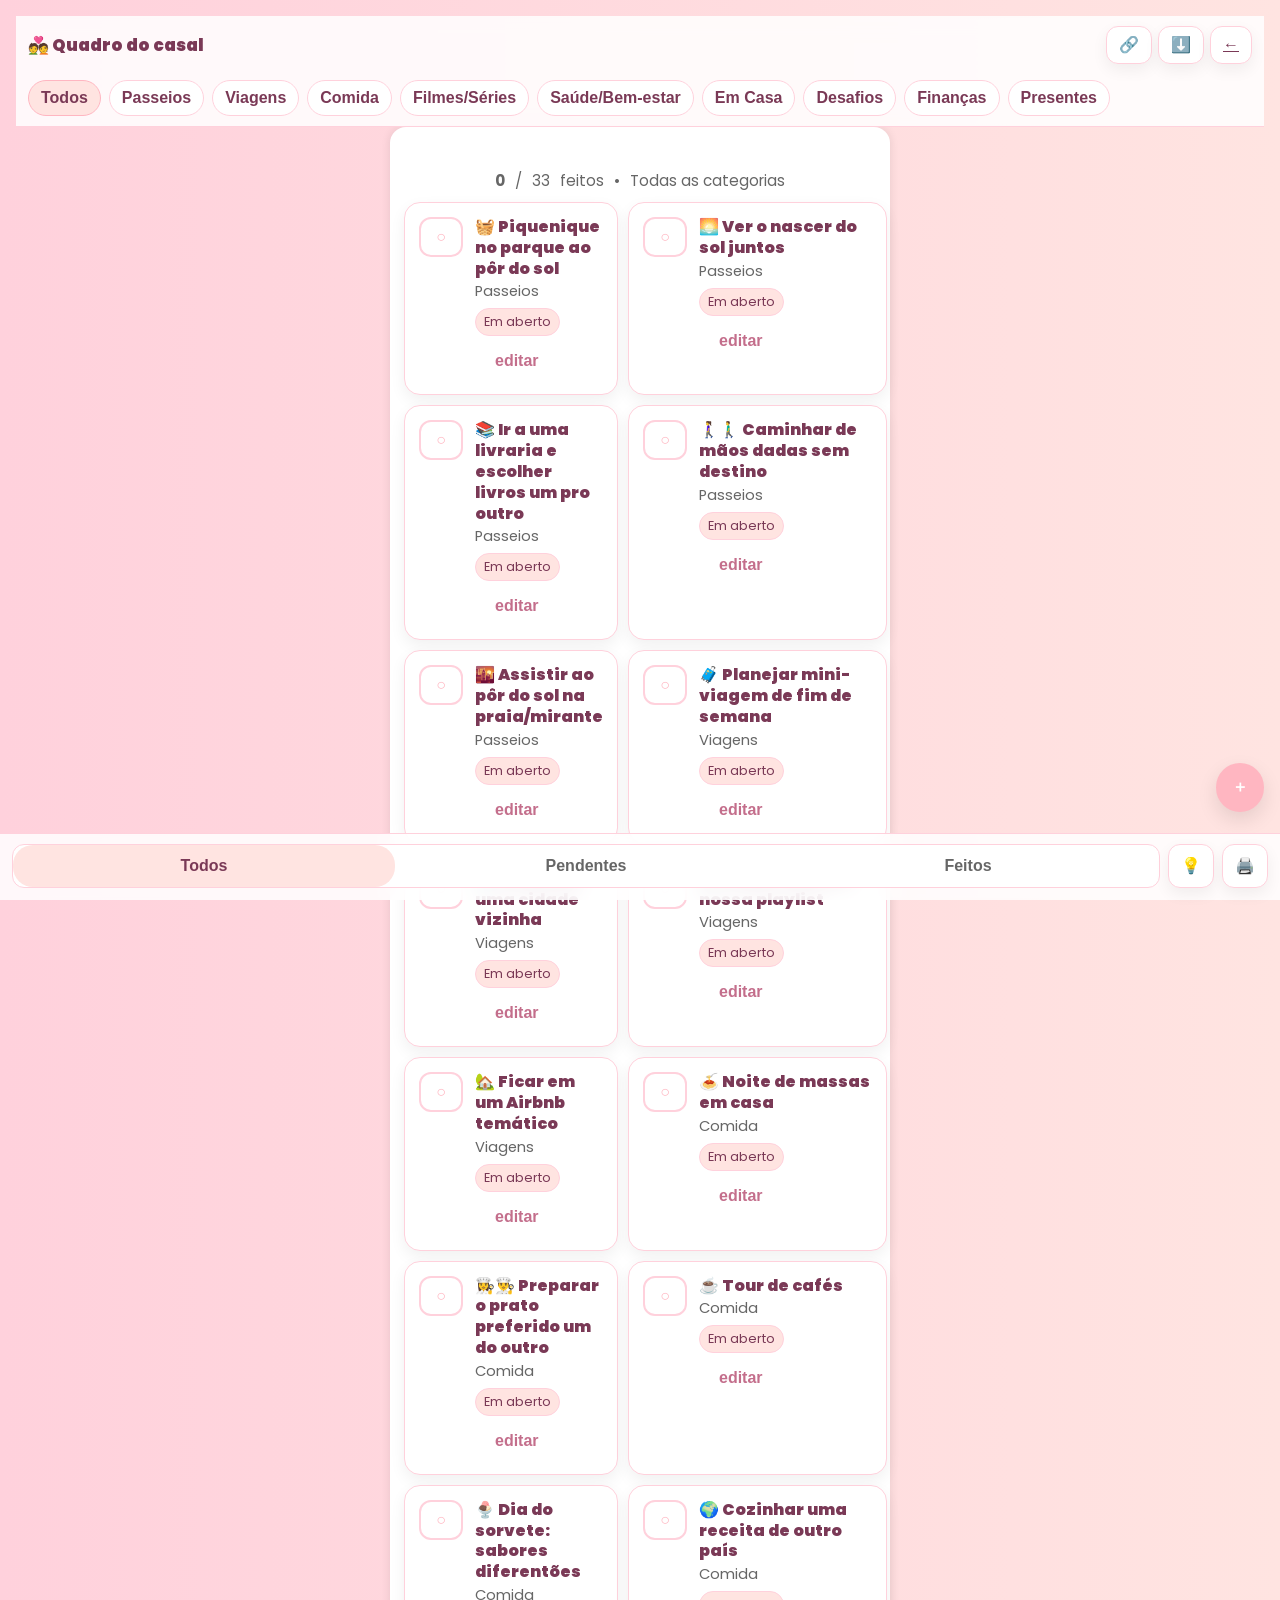
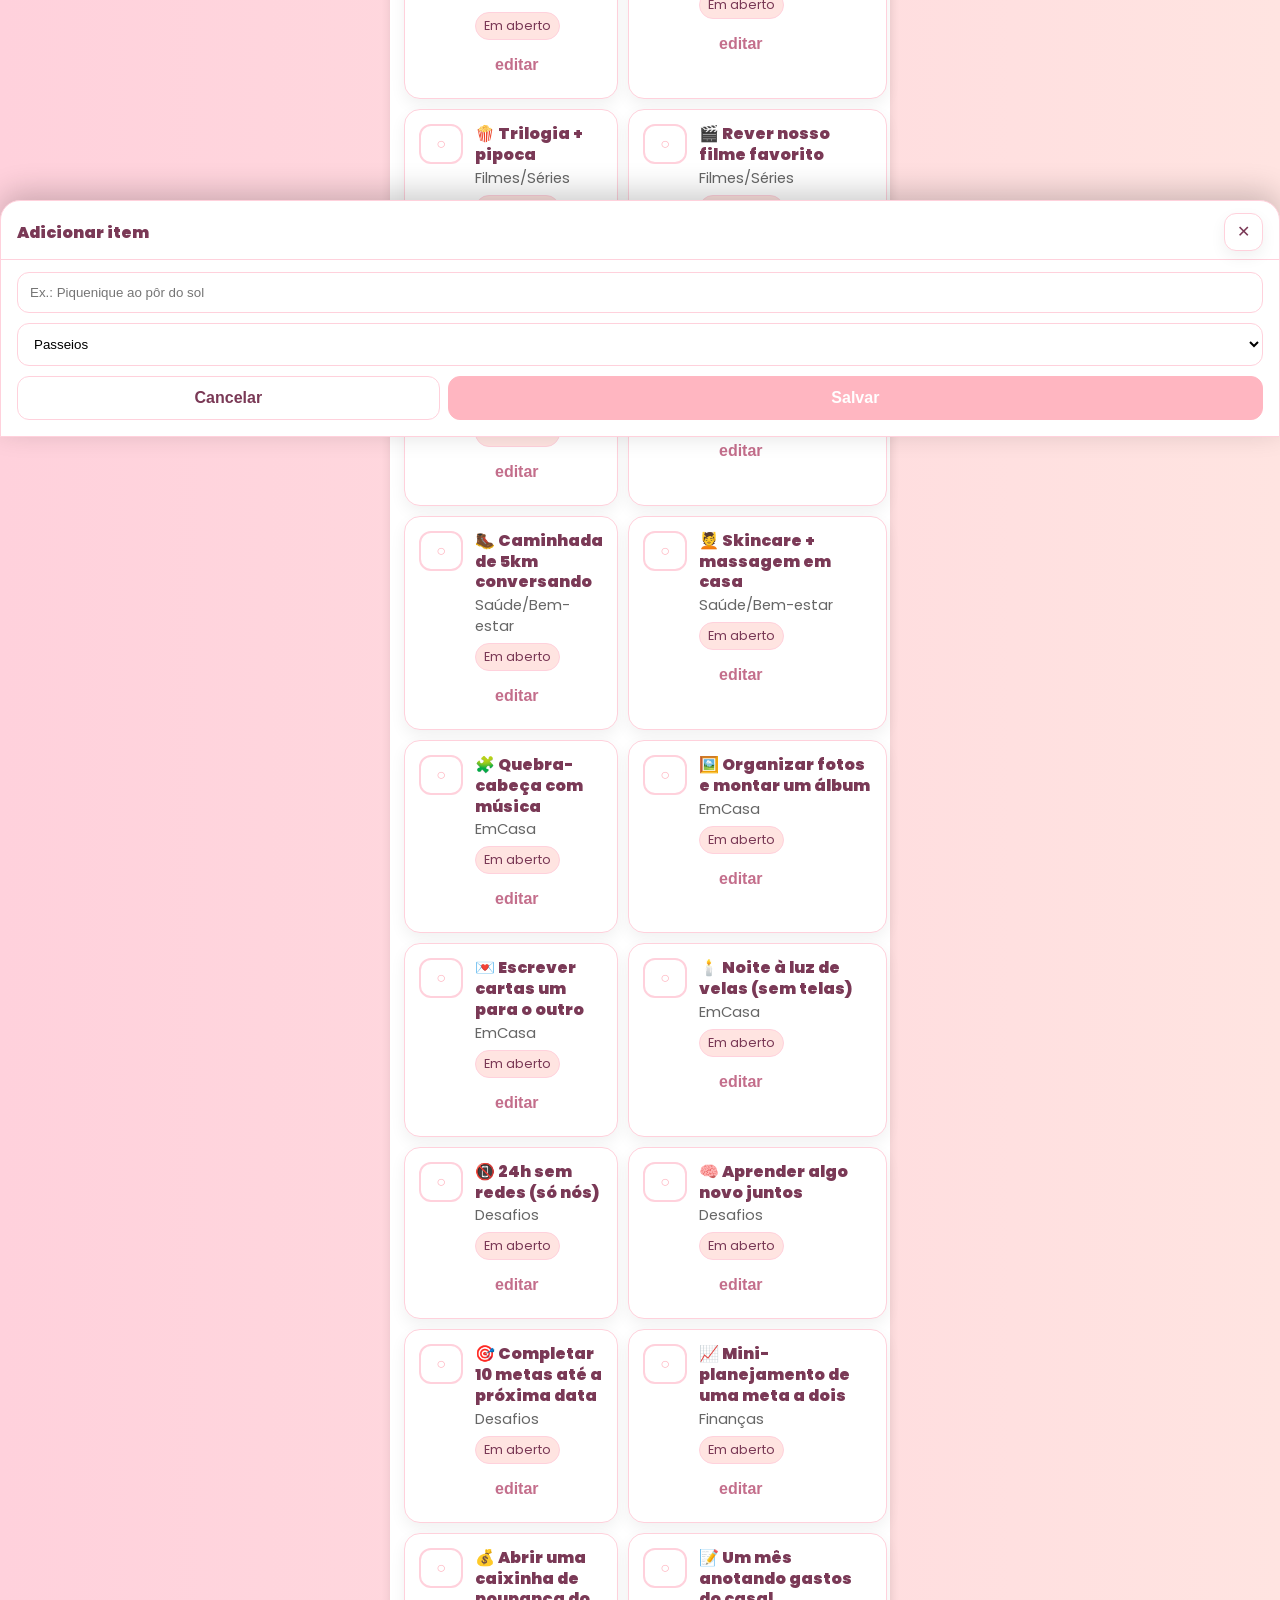
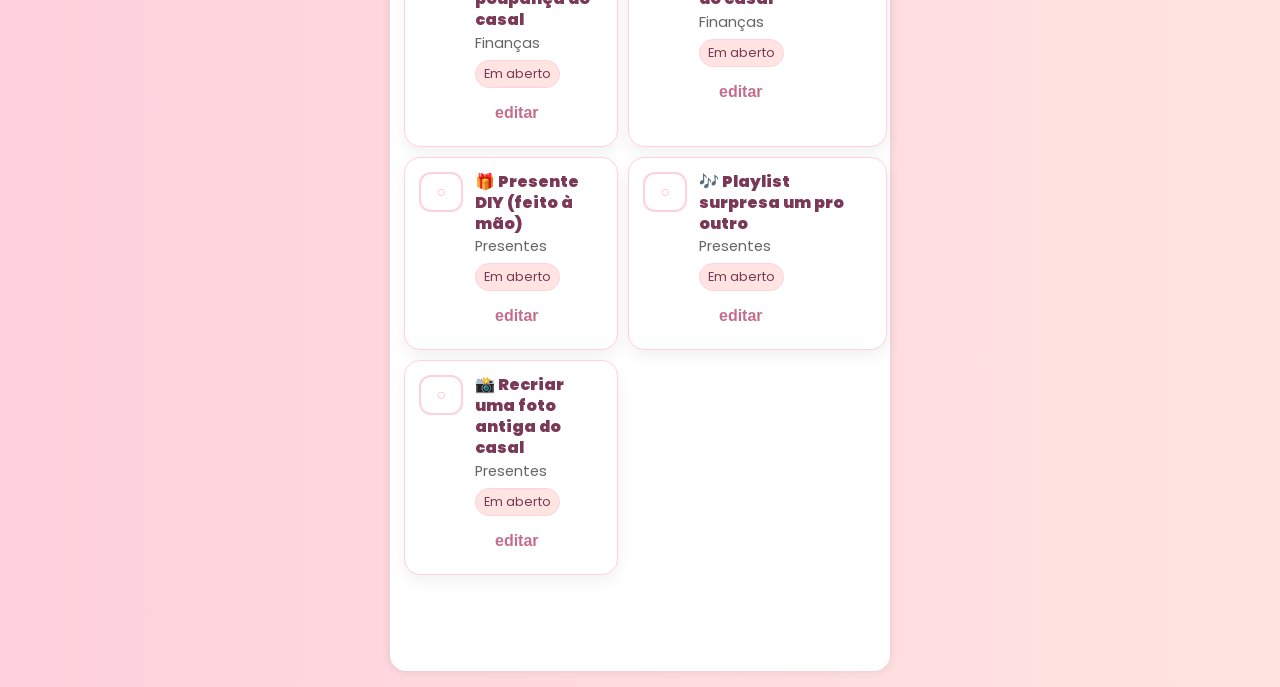
<file: couple-board.html>
<!DOCTYPE html>
<html lang="pt-BR">
<head>
<meta charset="utf-8" />
<meta name="viewport" content="width=device-width,initial-scale=1,maximum-scale=1,viewport-fit=cover" />
<title>Quadro do Casal 💑</title>
<link rel="stylesheet" href="style.css" />
<style>
  /* ===== Integração visual com seu style.css =====
     - Fonte, fundo e botões já vêm do seu style.css
     - Aqui só ajustamos layout e usamos **sua** paleta:
       botão: #ffb6c1 (hover: #ffa6c9) | borda: #ffd1dc | cards: #fff
  */

  /* AppBar + Abas (colada no topo, com borda na cor do site) */
  .appbar{
    position: sticky; top:0; z-index: 30;
    background: rgba(255,255,255,.85);
    backdrop-filter: blur(10px);
    border-bottom: 1px solid #ffd1dc;
  }
  .appbar-inner{
    display:flex; align-items:center; justify-content:space-between; gap:8px;
    padding: 10px 12px;
  }
  .app-title{ font-weight:900; font-size:1.05rem; display:flex; align-items:center; gap:8px; color:#7a3956; }
  .app-actions{ display:flex; gap:6px; }
  .icon-btn{
    border:1px solid #ffd1dc; background:#fff; color:#7a3956;
    border-radius:12px; padding:10px 12px; line-height:1;
    box-shadow: 0 6px 16px rgba(0,0,0,.06);
  }

  .tabs{
    display:flex; gap:8px; overflow:auto; padding: 6px 12px 10px;
    scroll-snap-type: x mandatory;
  }
  .chip{
    flex:0 0 auto; scroll-snap-align:start;
    border:1px solid #ffd1dc; background:#fff; color:#7a3956;
    padding:8px 12px; border-radius:999px; font-weight:700;
  }
  .chip.active{ background:#ffe4e1; border-color:#ffb6c1; color:#7a3956; }

  /* Container: aproveita seu .container (box branco com sombra) */
  .wrap.container{ padding: 14px 14px 96px; }
  .progress{ background:#ffe4e1; height:12px; border-radius:999px; overflow:hidden; margin:6px 0 10px; }
  .progress i{ display:block; height:100%; width:0%; background:#ffb6c1; transition: width .25s ease; }
  .stats{ display:flex; gap:10px; align-items:center; color:#666; font-size:.95rem; justify-content:center; }

  /* Grid e cartões (cards brancos, borda rosinha) */
  .grid{
    display:grid; grid-template-columns:1fr; gap:10px; margin-top:10px;
  }
  @media (min-width:540px){ .grid{ grid-template-columns: repeat(2,1fr); } }

  .card{
    display:flex; gap:12px; align-items:flex-start;
    background:#fff; border:1px solid #ffd1dc; border-radius:16px;
    padding:14px; box-shadow: 0 6px 16px rgba(0,0,0,.06);
  }
  .tick{
    width:40px; height:40px; border-radius:12px; flex:0 0 auto;
    display:flex; align-items:center; justify-content:center; font-weight:900;
    border:2px solid #ffd1dc; background:#fff; color:#ffb6c1;
  }
  .tick.done{ background:#e7f9ef; border-color:#c9efdb; color:#167a3a; }
  .content{ flex:1; min-width:0; text-align:left; }
  .title{ font-weight:900; line-height:1.3; color:#7a3956; }
  .meta{ color:#666; font-size:.92rem; margin-top:2px; }
  .chips{ margin-top:6px; display:flex; gap:6px; flex-wrap:wrap; align-items:center; }
  .k{
    font-size:.8rem; padding:4px 8px; border-radius:999px;
    background:#ffe4e1; color:#7a3956; border:1px solid #ffd1dc;
  }
  .k.ok{ background:#e7f9ef; color:#167a3a; border-color:#c9efdb; }
  .danger{ color:#b54a6f; font-weight:800; border:none; background:transparent; }

  /* FAB e barra inferior: usam sua cor de botão */
  .fab{
    position: fixed; right: 16px; bottom: 88px;
    background:#ffb6c1; color:#fff; border:none; border-radius:999px;
    padding: 14px 16px; font-weight:900; box-shadow: 0 8px 20px rgba(0,0,0,.1);
  }
  .fab:active{ transform: translateY(1px); }

  .bottombar{
    position: fixed; left:0; right:0; bottom:0; z-index:20;
    display:flex; gap:8px; padding: 10px 12px calc(12px + env(safe-area-inset-bottom));
    background: rgba(255,255,255,.85); border-top:1px solid #ffd1dc; backdrop-filter: blur(10px);
  }
  .seg{ flex:1; display:flex; background:#fff; border:1px solid #ffd1dc; border-radius:12px; overflow:hidden;}
  .seg button{
    flex:1; padding:12px; border:none; background:transparent; font-weight:800; color:#666;
  }
  .seg button.active{ background:#ffe4e1; color:#7a3956; }

  /* Bottom sheet (add/edit) com sua paleta */
  .sheet{
    position: fixed; left:0; right:0; bottom:-100%;
    background:#fff; border-top-left-radius:20px; border-top-right-radius:20px;
    box-shadow: 0 -8px 30px rgba(0,0,0,.2);
    transform: translateY(100%); transition: transform .22s ease; z-index:50;
    padding-bottom: env(safe-area-inset-bottom);
    border:1px solid #ffd1dc;
  }
  .sheet.open{ transform: translateY(0); bottom: 0; }
  .sheet-head{ padding: 12px 16px 8px; border-bottom:1px solid #ffd1dc; display:flex; align-items:center; justify-content:space-between; }
  .sheet-title{ font-weight:900; color:#7a3956; }
  .sheet-body{ padding: 12px 16px 16px; display:grid; gap:10px; }
  .field, .select{
    width:100%; padding:12px; border-radius:12px; border:1px solid #ffd1dc; background:#fff; outline:none;
  }
  .sheet-actions{ display:flex; gap:8px; }
  .btn-ghost{
    border:1px solid #ffd1dc; background:#fff; color:#7a3956; padding:12px 14px; border-radius:12px; font-weight:800;
  }
  .btn-primary{
    background:#ffb6c1; color:#fff; border:1px solid #ffb6c1; padding:12px 14px; border-radius:12px; font-weight:800;
  }
  .btn-primary:hover{ background:#ffa6c9; border-color:#ffa6c9; }

  /* Toast discreto */
  .toast{
    position: fixed; left:50%; transform: translateX(-50%) translateY(20px);
    bottom: calc(80px + env(safe-area-inset-bottom)); background:#333; color:#fff;
    padding:10px 14px; border-radius:999px; opacity:0; pointer-events:none;
    transition: opacity .18s ease, transform .18s ease; z-index:60; font-weight:700;
  }
  .toast.show{ opacity:.96; transform: translateX(-50%) translateY(0); }

  /* Estado vazio */
  .empty{ text-align:center; padding: 20px 10px; color:#666; }
</style>
</head>
<body>
  <!-- seus efeitos globais continuam funcionando -->
  <div class="hearts"></div><div class="balloons"></div><div class="confetti"></div><div class="fireworks"></div>

  <header class="appbar">
    <div class="appbar-inner">
      <div class="app-title">💑 Quadro do casal</div>
      <div class="app-actions">
        <button id="shareBtn" class="icon-btn" title="Salvar progresso em link">🔗</button>
        <button id="loadBtn" class="icon-btn" title="Carregar do link atual">⬇️</button>
        <a href="index.html" class="icon-btn" title="Voltar">←</a>
      </div>
    </div>
    <nav id="tabs" class="tabs" aria-label="Categorias"></nav>
  </header>

  <!-- Usa seu .container pra manter o “cartão branco” central -->
  <main class="wrap container">
    <div class="progress" aria-label="Progresso">
      <i id="bar"></i>
    </div>
    <div class="stats">
      <strong id="doneCount">0</strong>/<span id="totalCount">0</span> feitos
      <span>•</span>
      <span id="catInfo">Todas as categorias</span>
    </div>

    <section id="grid" class="grid" aria-live="polite"></section>
    <div id="empty" class="empty" hidden>
      <p>Sem itens aqui. Toque em <strong>“+”</strong> para adicionar ✨</p>
    </div>
  </main>

  <!-- FAB e barra inferior no seu padrão -->
  <button id="fab" class="fab" aria-label="Adicionar">＋</button>

  <div class="bottombar" role="toolbar" aria-label="Filtros">
    <div class="seg" role="tablist" aria-label="Status">
      <button id="segAll"  class="active" role="tab" aria-selected="true">Todos</button>
      <button id="segPend" role="tab" aria-selected="false">Pendentes</button>
      <button id="segDone" role="tab" aria-selected="false">Feitos</button>
    </div>
    <button id="todayBtn" class="icon-btn" style="flex:0 0 auto;" title="Sugestão pra hoje">💡</button>
    <button id="printBtn" class="icon-btn" style="flex:0 0 auto;" title="Imprimir">🖨️</button>
  </div>

  <!-- Bottom Sheet (Add/Edit) -->
  <aside id="sheet" class="sheet" aria-hidden="true" aria-labelledby="sheetTitle" role="dialog">
    <div class="sheet-head">
      <div id="sheetTitle" class="sheet-title">Adicionar item</div>
      <button id="sheetClose" class="icon-btn">✕</button>
    </div>
    <div class="sheet-body">
      <input id="fTitle" type="text" class="field" placeholder="Ex.: Piquenique ao pôr do sol" />
      <select id="fCat" class="select">
        <option>Passeios</option><option>Viagens</option><option>Comida</option>
        <option>Filmes/Séries</option><option>Saúde/Bem-estar</option><option>EmCasa</option>
        <option>Desafios</option><option>Finanças</option><option>Presentes</option>
      </select>
      <div class="sheet-actions">
        <button id="sheetCancel" class="btn-ghost" style="flex:1">Cancelar</button>
        <button id="sheetSave" class="btn-primary" style="flex:2">Salvar</button>
      </div>
    </div>
  </aside>

  <!-- Toast -->
  <div id="toast" class="toast" role="status" aria-live="polite">Salvo!</div>

  <script>
    /* ===== Dados (iguais à versão anterior) ===== */
    const CATS = ["Passeios","Viagens","Comida","Filmes/Séries","Saúde/Bem-estar","Em Casa","Desafios","Finanças","Presentes"];
    const PRESETS = [
      {t:"Piquenique no parque ao pôr do sol", c:"Passeios", e:"🧺"},
      {t:"Ver o nascer do sol juntos", c:"Passeios", e:"🌅"},
      {t:"Ir a uma livraria e escolher livros um pro outro", c:"Passeios", e:"📚"},
      {t:"Caminhar de mãos dadas sem destino", c:"Passeios", e:"🚶‍♀️🚶‍♂️"},
      {t:"Assistir ao pôr do sol na praia/mirante", c:"Passeios", e:"🌇"},
      {t:"Planejar mini-viagem de fim de semana", c:"Viagens", e:"🧳"},
      {t:"Conhecer uma cidade vizinha", c:"Viagens", e:"🗺️"},
      {t:"Viajar ouvindo nossa playlist", c:"Viagens", e:"🎧"},
      {t:"Ficar em um Airbnb temático", c:"Viagens", e:"🏡"},
      {t:"Noite de massas em casa", c:"Comida", e:"🍝"},
      {t:"Preparar o prato preferido um do outro", c:"Comida", e:"👩‍🍳👨‍🍳"},
      {t:"Tour de cafés", c:"Comida", e:"☕"},
      {t:"Dia do sorvete: sabores diferentões", c:"Comida", e:"🍨"},
      {t:"Cozinhar uma receita de outro país", c:"Comida", e:"🌍"},
      {t:"Trilogia + pipoca", c:"Filmes/Séries", e:"🍿"},
      {t:"Rever nosso filme favorito", c:"Filmes/Séries", e:"🎬"},
      {t:"Assistir algo fora da zona de conforto", c:"Filmes/Séries", e:"🎥"},
      {t:"Aula de alongamento/yoga juntos", c:"Saúde/Bem-estar", e:"🧘"},
      {t:"Caminhada de 5km conversando", c:"Saúde/Bem-estar", e:"🥾"},
      {t:"Skincare + massagem em casa", c:"Saúde/Bem-estar", e:"💆"},
      {t:"Quebra-cabeça com música", c:"EmCasa", e:"🧩"},
      {t:"Organizar fotos e montar um álbum", c:"EmCasa", e:"🖼️"},
      {t:"Escrever cartas um para o outro", c:"EmCasa", e:"💌"},
      {t:"Noite à luz de velas (sem telas)", c:"EmCasa", e:"🕯️"},
      {t:"24h sem redes (só nós)", c:"Desafios", e:"📵"},
      {t:"Aprender algo novo juntos", c:"Desafios", e:"🧠"},
      {t:"Completar 10 metas até a próxima data", c:"Desafios", e:"🎯"},
      {t:"Mini-planejamento de uma meta a dois", c:"Finanças", e:"📈"},
      {t:"Abrir uma caixinha de poupança do casal", c:"Finanças", e:"💰"},
      {t:"Um mês anotando gastos do casal", c:"Finanças", e:"📝"},
      {t:"Presente DIY (feito à mão)", c:"Presentes", e:"🎁"},
      {t:"Playlist surpresa um pro outro", c:"Presentes", e:"🎶"},
      {t:"Recriar uma foto antiga do casal", c:"Presentes", e:"📸"},
    ];

    const STORAGE_KEY = "couple_board_v2";
    let state = loadState();
    function loadState(){
      const base = { tasks: PRESETS.map((p,i)=>({id:"p"+i, ...p, done:false, custom:false})), custom: [] };
      try{ const raw=localStorage.getItem(STORAGE_KEY); if(!raw) return base; const s=JSON.parse(raw); s.tasks??=base.tasks; s.custom??=[]; return s; }
      catch{ return base; }
    }
    function saveState(){ localStorage.setItem(STORAGE_KEY, JSON.stringify(state)); }
    const items = ()=>[...state.tasks, ...state.custom];

    /* ===== Refs ===== */
    const $tabs = document.getElementById("tabs");
    const $grid = document.getElementById("grid");
    const $empty = document.getElementById("empty");
    const $bar = document.getElementById("bar");
    const $done = document.getElementById("doneCount");
    const $tot = document.getElementById("totalCount");
    const $catInfo = document.getElementById("catInfo");
    const $toast = document.getElementById("toast");

    let filterCat = "Todos";
    let filterDone = "all";

    /* ===== Abas ===== */
    function renderTabs(){
      const cats = ["Todos", ...CATS];
      $tabs.innerHTML = "";
      cats.forEach(cat=>{
        const b = document.createElement("button");
        b.className = "chip" + (filterCat===cat ? " active" : "");
        b.textContent = cat;
        b.addEventListener("click", ()=>{ filterCat=cat; document.querySelectorAll(".chip").forEach(x=>x.classList.remove("active")); b.classList.add("active"); render(); });
        $tabs.appendChild(b);
      });
    }

    /* ===== Render ===== */
    function render(){
      let list = items();
      if(filterCat!=="Todos") list = list.filter(x=>x.c===filterCat);
      if(filterDone==="pending") list = list.filter(x=>!x.done);
      if(filterDone==="done") list = list.filter(x=>x.done);

      const total = items().length;
      const done = items().filter(x=>x.done).length;
      $tot.textContent = total; $done.textContent = done;
      $bar.style.width = total ? (done/total*100).toFixed(1)+"%" : "0%";
      $catInfo.textContent = filterCat==="Todos" ? "Todas as categorias" : filterCat;

      $grid.innerHTML = "";
      if(!list.length){ $empty.hidden = false; return; }
      $empty.hidden = true;

      list.forEach(item=>{
        const el = document.createElement("div");
        el.className = "card";
        el.innerHTML = `
          <button class="tick ${item.done? "done": ""}" aria-pressed="${item.done}" aria-label="Marcar como feito">
            ${item.done ? "✓" : "○"}
          </button>
          <div class="content">
            <div class="title">${item.e? item.e+" " : ""}${item.t}</div>
            <div class="meta">${item.c}${item.custom ? " • personalizado" : ""}</div>
            <div class="chips">
              <span class="k ${item.done? "ok": ""}">${item.done? "Feito ✅":"Em aberto"}</span>
              ${item.custom ? '<button class="danger" title="Remover">remover</button>' : ""}
              <button class="danger" data-edit="1" title="Editar" style="opacity:.8">editar</button>
            </div>
          </div>
        `;
        // toggle
        el.querySelector(".tick").addEventListener("click", ()=>{
          item.done=!item.done; saveState(); render(); toast(item.done? "Marcado como feito ✅":"Desmarcado");
          if(navigator.vibrate){ try{ navigator.vibrate(10);}catch{} }
        });
        // remover custom
        const del = el.querySelector(".danger");
        if(del && item.custom){
          del.addEventListener("click", ()=>{
            state.custom = state.custom.filter(x=>x.id!==item.id);
            saveState(); render(); toast("Item removido");
          });
        }
        // editar
        el.querySelector("[data-edit]").addEventListener("click", ()=> openSheet("edit", item));
        $grid.appendChild(el);
      });
    }

    /* ===== Filtros ===== */
    const segAll=document.getElementById("segAll");
    const segPend=document.getElementById("segPend");
    const segDone=document.getElementById("segDone");
    function setSeg(which){
      [segAll,segPend,segDone].forEach(b=>{ b.classList.remove("active"); b.setAttribute("aria-selected","false"); });
      which.classList.add("active"); which.setAttribute("aria-selected","true");
    }
    segAll.addEventListener("click", ()=>{ filterDone="all"; setSeg(segAll); render(); });
    segPend.addEventListener("click", ()=>{ filterDone="pending"; setSeg(segPend); render(); });
    segDone.addEventListener("click", ()=>{ filterDone="done"; setSeg(segDone); render(); });

    /* ===== Toast ===== */
    let toastTimer=null;
    function toast(msg){
      $toast.textContent = msg;
      $toast.classList.add("show");
      clearTimeout(toastTimer);
      toastTimer = setTimeout(()=> $toast.classList.remove("show"), 1500);
    }

    /* ===== Ações simples ===== */
    document.getElementById("todayBtn").addEventListener("click", ()=>{
      const pool = items().filter(x=>!x.done);
      if(!pool.length) return toast("Tudo feito! ✨");
      const pick = pool[Math.floor(Math.random()*pool.length)];
      toast(`${pick.e? pick.e+" " : ""}${pick.t}`);
    });
    document.getElementById("printBtn").addEventListener("click", ()=> window.print());

    /* ===== Compartilhar / Carregar por link ===== */
    const shareBtn = document.getElementById("shareBtn");
    const loadBtn = document.getElementById("loadBtn");
    function b64url(s){ return btoa(unescape(encodeURIComponent(s))).replace(/\+/g,'-').replace(/\//g,'_').replace(/=+$/,''); }
    function fromB64url(s){ s=s.replace(/-/g,'+').replace(/_/g,'/'); while(s.length%4)s+='='; return decodeURIComponent(escape(atob(s))); }
    function exportLink(){
      const payload = { v:2, tasks: state.tasks.map(x=>({id:x.id, done:x.done})), custom: state.custom };
      const code = b64url(JSON.stringify(payload));
      const url = `${location.origin}${location.pathname}#b=${code}`;
      if(navigator.clipboard?.writeText){ navigator.clipboard.writeText(url).then(()=>toast("Link copiado 🔗")); }
      else prompt("Copie o link:", url);
    }
    function importLink(){
      const h = new URLSearchParams(location.hash.slice(1)); const code = h.get("b");
      if(!code) return toast("Nenhum progresso no link.");
      try{
        const data=JSON.parse(fromB64url(code));
        if(data?.v!==2) throw new Error("versão");
        const map=new Map(data.tasks.map(x=>[x.id,!!x.done]));
        state.tasks.forEach(x=> x.done=!!map.get(x.id));
        state.custom = (data.custom||[]).map(x=>({...x, id:x.id||("c"+Math.random().toString(36).slice(2)), custom:true}));
        saveState(); render(); toast("Quadro carregado ✅");
      }catch(e){ console.error(e); toast("Não foi possível carregar."); }
    }
    shareBtn.addEventListener("click", exportLink);
    loadBtn.addEventListener("click", importLink);
    (function(){ const h=new URLSearchParams(location.hash.slice(1)); if(h.has("b")) importLink(); })();

    /* ===== Bottom Sheet Add/Edit ===== */
    const sheet = document.getElementById("sheet");
    const sheetTitle = document.getElementById("sheetTitle");
    const fTitle = document.getElementById("fTitle");
    const fCat = document.getElementById("fCat");
    const sheetClose = document.getElementById("sheetClose");
    const sheetCancel = document.getElementById("sheetCancel");
    const sheetSave = document.getElementById("sheetSave");
    let editing = null;
    function openSheet(mode="add", item=null){
      editing = (mode==="edit" ? item : null);
      sheetTitle.textContent = editing ? "Editar item" : "Adicionar item";
      fTitle.value = editing ? item.t : "";
      fCat.value = editing ? item.c : CATS[0];
      sheet.classList.add("open"); sheet.setAttribute("aria-hidden","false");
      setTimeout(()=> fTitle.focus(), 50);
    }
    function closeSheet(){ sheet.classList.remove("open"); sheet.setAttribute("aria-hidden","true"); editing = null; }
    document.getElementById("fab").addEventListener("click", ()=> openSheet("add"));
    sheetClose.addEventListener("click", closeSheet);
    sheetCancel.addEventListener("click", closeSheet);
    sheet.addEventListener("click", (e)=>{ if(e.target===sheet) closeSheet(); });
    sheetSave.addEventListener("click", ()=>{
      const t=(fTitle.value||"").trim(); const c=fCat.value;
      if(!t) return toast("Escreva um título 🙂");
      if(editing){ editing.t=t; editing.c=c; saveState(); render(); toast("Item atualizado"); }
      else{ state.custom.push({ id:"c"+Date.now(), t, c, e:"", done:false, custom:true }); saveState(); render(); toast("Item adicionado"); }
      closeSheet();
    });

    // gesto para fechar sheet (mobile)
    (function sheetDrag(){
      let startY=null;
      sheet.addEventListener("touchstart", (e)=>{ startY=e.touches[0].clientY; }, {passive:true});
      sheet.addEventListener("touchmove", (e)=>{
        if(startY==null) return;
        const dy=e.touches[0].clientY-startY;
        if(dy>0){ sheet.style.transform=`translateY(${Math.min(dy, window.innerHeight*0.9)}px)`; }
      }, {passive:true});
      sheet.addEventListener("touchend", ()=>{
        const m = sheet.style.transform.match(/translateY\((\d+(\.\d+)?)px\)/);
        const dy = m ? parseFloat(m[1]) : 0;
        sheet.style.transform = ""; // volta pro controle do CSS
        if(dy>120) closeSheet();
        startY=null;
      }, {passive:true});
    })();

    // init
    renderTabs();
    render();
  </script>
</body>
</html>
</file>
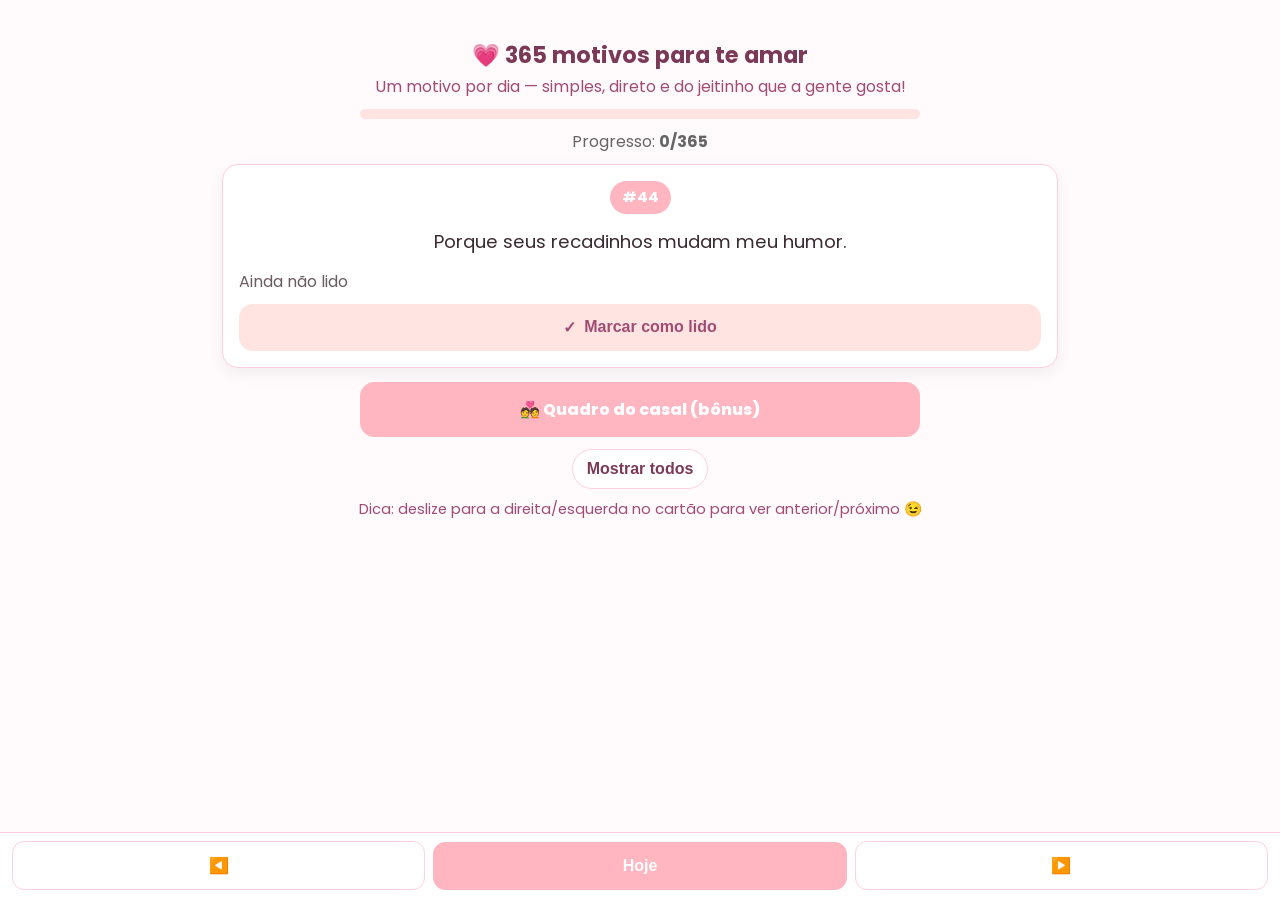
<file: one_year.html>
<!DOCTYPE html>
<html lang="pt-BR">
<head>
  <meta charset="UTF-8"/>
  <meta name="viewport" content="width=device-width,initial-scale=1,maximum-scale=1,viewport-fit=cover"/>
  <title>365 motivos para te amar 💖</title>
  <link rel="stylesheet" href="style.css"/>
  <style>
    :root{
      --pink:#ffb6c1; --pink-2:#ffa6c9; --bg:#fffafc; --ink:#3a2a31; --ok:#2ecc71; --muted:#6b5b62; --card:#ffffff; --border:#ffd1dc;
      --footer-h: 68px; /* altura da navegação fixa */
    }
    html,body{ background: var(--bg); color: var(--ink); }
    body{ min-height: 100vh; min-height: -webkit-fill-available; }

    .wrap { 
      max-width: 860px; 
      margin: 0 auto; 
      padding: 12px 12px calc(var(--footer-h) + 28px + env(safe-area-inset-bottom));
    }

    .header { margin: 10px 0 2px; font-size: 1.4rem; color:#7a3956; text-align:center; }
    .sub { color:#a04c74; margin-bottom:10px; text-align:center; }

    .progressbar { height: 10px; background: #ffe4e1; border-radius: 999px; overflow: hidden; margin: 8px auto 10px; max-width: 560px; }
    .progressbar > i { display:block; height:100%; width:0%; background: var(--pink); transition: width .25s ease; }
    .stats { text-align:center; color:#666; margin-bottom: 10px; }

    .card { background: var(--card); border:1px solid var(--border); border-radius:16px; padding:16px; box-shadow:0 6px 16px rgba(0,0,0,.06); }
    .badge { display:inline-flex; align-items:center; gap:6px; font-size:.92rem; font-weight:700; background: var(--pink); color:#fff; border-radius:999px; padding:6px 12px; margin-bottom:8px; }
    .badge.read { background: var(--ok); }
    .motivetext { font-size:1.15rem; line-height:1.55; margin-top:6px; color:#3a2a31; }
    .read-state { display:flex; align-items:center; gap:8px; margin-top:12px; color: var(--muted); }

    /* botão grande ler/lido */
    .read-btn { display:flex; align-items:center; justify-content:center; gap:8px; width:100%; margin-top:10px; padding:14px 16px; border-radius:14px; border:none; font-weight:800; background: #ffe4e1; color:#a04c74; }
    .read-btn.active { background: #d9f7e7; color:#107a43; }
    .read-btn i { font-style:normal; font-weight:900; }

    /* grid de todos */
    .toggle-row { display:flex; justify-content:center; margin: 12px 0 8px; }
    .toggle-row button { padding:10px 14px; border-radius:999px; border:1px solid var(--border); background:#fff; font-weight:700; color:#7a3956; }
    .grid { display:none; grid-template-columns: repeat(auto-fill,minmax(170px,1fr)); gap:10px; margin-top:8px; }
    .grid .gc { position: relative; background: #fff; border:1px solid var(--border); border-radius:12px; padding:12px; min-height:96px; box-shadow:0 3px 12px rgba(0,0,0,.04); display:flex; flex-direction:column; justify-content:space-between; }
    .grid .mini-badge { position:absolute; top:8px; right:8px; font-size:.75rem; background:#ffd1e4; color:#7a3956; padding:3px 8px; border-radius:999px; }
    .grid .gc.read { border-color:#bdf2d5; }
    .grid .gc.read .mini-badge { background:#bdf2d5; color:#106a3b; }
    .grid .gc .mini-toggle { margin-top:8px; display:inline-flex; align-items:center; gap:6px; font-size:.9rem; color:#23543f; background:#e8fff3; padding:6px 10px; border-radius:999px; border:1px solid #c9f6df; align-self:flex-start; }

    /* CTA "Quadro do casal" – fica acima da bottom-nav */
    .bonus-cta { position: sticky; bottom: calc(var(--footer-h) + 16px + env(safe-area-inset-bottom)); z-index: 4; margin-top: 14px; }
    .btn-large { display: inline-flex; align-items: center; justify-content: center; gap: 8px; width: 100%; max-width: 560px; margin: 0 auto; padding: 14px 16px; border-radius: 14px; background: var(--pink); color: #fff; border: 1px solid var(--pink); font-weight: 800; text-decoration: none; }
    .btn-large:active{ transform: translateY(1px); }

    /* navegação fixa inferior */
    .bottom-nav { position: fixed; left: 0; right: 0; bottom: 0; padding: 10px 12px calc(12px + env(safe-area-inset-bottom)); background: rgba(255,255,255,.85); backdrop-filter: blur(10px); border-top:1px solid var(--border); display:flex; gap:8px; z-index: 10; height: var(--footer-h); align-items: center; }
    .bottom-nav button { flex:1; padding:14px 10px; border-radius:12px; border:1px solid var(--border); background:#fff; font-weight:800; color:#7a3956; }
    .bottom-nav button.primary { background: var(--pink); color:#fff; border-color: var(--pink); }
    .hint { font-size:.92rem; color:#a04c74; margin-top:10px; text-align:center; }

    /* confetti */
    .confetti-piece{ position:fixed; width:8px; height:8px; opacity:.9; transform: translateY(-20px); animation: fall linear forwards; }
    @keyframes fall { to { transform: translateY(110vh) rotate(720deg); opacity: .5; } }
    @media (prefers-reduced-motion: reduce){ .confetti-piece{ animation: none; } .progressbar > i { transition: none; } }
  </style>
</head>
<body>
  <!-- Efeitos globais que já existem no seu style.css -->
  <div class="hearts"></div>
  <div class="balloons"></div>
  <div class="confetti"></div>
  <div class="fireworks"></div>

  <div class="wrap">
    <h1 class="header">💗 365 motivos para te amar</h1>
    <p class="sub">Um motivo por dia — simples, direto e do jeitinho que a gente gosta!</p>

    <div class="progressbar" aria-label="Progresso de leitura">
      <i id="progressBar"></i>
    </div>
    <div class="stats">Progresso: <b id="progressText">0/365</b></div>

    <!-- destaque -->
    <div id="highlight" class="card" aria-live="polite">
      <span id="badge" class="badge">#1</span>
      <div id="text" class="motivetext">Carregando…</div>
      <div class="read-state"><span id="readLabel" class="muted">Ainda não lido</span></div>
      <button id="btnRead" class="read-btn" aria-pressed="false"><i>✓</i> Marcar como lido</button>
    </div>

    <!-- CTA do bônus (acima da bottom-nav, não fica tampado) -->
    <div class="bonus-cta">
      <a href="couple-board.html" class="btn-large" aria-label="Abrir quadro do casal">💑 Quadro do casal (bônus)</a>
    </div>

    <!-- toggle Mostrar todos -->
    <div class="toggle-row">
      <button id="btnToggleGrid">Mostrar todos</button>
    </div>

    <!-- grade -->
    <div id="grid" class="grid" aria-hidden="true"></div>

    <p class="hint">Dica: deslize para a direita/esquerda no cartão para ver anterior/próximo 😉</p>
  </div>

  <!-- Navegação fixa inferior (único controle de navegação) -->
  <div class="bottom-nav" role="navigation" aria-label="Navegação inferior">
    <button id="navPrev">◀️</button>
    <button id="navToday" class="primary">Hoje</button>
    <button id="navNext">▶️</button>
  </div>

  <script>
    // ===== Lista mockada inline (sem carregar arquivo) =====
    const reasons = [
  "Porque seu sorriso acende tudo ao redor.",
  "Porque seu abraço sempre parece casa.",
  "Porque você faz os dias comuns ficarem especiais.",
  "Porque suas risadas são meu som favorito.",
  "Porque até seu silêncio me entende.",
  "Porque você me inspira a ser melhor.",
  "Porque dividir batata frita com você é fácil.",
  "Porque seu cheirinho ficou no meu moletom.",
  "Porque você acredita em mim quando eu vacilo.",
  "Porque seu jeito bobo combina com o meu.",
  "Porque você é meu ponto de paz.",
  "Porque até no caos a gente se encontra.",
  "Porque seu beijo pausa o mundo.",
  "Porque você cuida de mim sem perceber.",
  "Porque seu olhar me derruba (do melhor jeito).",
  "Porque você dança na sala comigo.",
  "Porque viajar com você é a melhor aventura.",
  "Porque até fila de mercado vira passeio.",
  "Porque seu ‘bom dia’ muda meu dia.",
  "Porque temos nossas piadas internas.",
  "Porque suas manias viraram minhas também.",
  "Porque saudade de você é doce (e dói).",
  "Porque te vejo no meu futuro.",
  "Porque você repara nos detalhes.",
  "Porque seu carinho cura qualquer coisa.",
  "Porque conversas longas com você voam.",
  "Porque você fica linda de qualquer jeito.",
  "Porque você me puxa para um mundo mais leve.",
  "Porque sua força me ensina todo dia.",
  "Porque seus sonhos também viraram meus.",
  "Porque nossas mãos se procuram sem pensar.",
  "Porque te ouvir é meu hobby favorito.",
  "Porque você sabe ser colo e impulso.",
  "Porque você ficou até quando era difícil.",
  "Porque chorar com você é seguro.",
  "Porque você me escolhe — e eu te escolho de volta.",
  "Porque sua voz acalma minha ansiedade.",
  "Porque seu jeito me lembra que o amor é simples.",
  "Porque você faz café do seu jeitinho pra mim.",
  "Porque nossas fotos têm risos de verdade.",
  "Porque você é paciente com as minhas loucuras.",
  "Porque você tem a melhor careta do mundo.",
  "Porque maratonar série com você é melhor que cinema.",
  "Porque seus recadinhos mudam meu humor.",
  "Porque você sabe o que dizer nas horas certas.",
  "Porque você me faz acreditar no sempre.",
  "Porque te abraçar é como desligar o mundo.",
  "Porque nossos planos dão frio na barriga.",
  "Porque você me acha bonito do meu jeito.",
  "Porque sua inteligência me encanta.",
  "Porque você me apresenta músicas novas.",
  "Porque sua sinceridade é rara.",
  "Porque cozinhar com você é bagunça boa.",
  "Porque dançar na cozinha virou tradição.",
  "Porque sua foto é meu papel de parede mental.",
  "Porque sua paz puxa a minha paz.",
  "Porque você me olha como ninguém.",
  "Porque comigo você é você — e isso é lindo.",
  "Porque seu cuidado com quem ama me inspira.",
  "Porque até mensagem simples sua é abraço.",
  "Porque você é meu porto e meu mar.",
  "Porque acordar do seu lado é meu lugar favorito.",
  "Porque você me faz querer ser gentil com o mundo.",
  "Porque a gente cabe nas mesmas bobeiras.",
  "Porque nossa história é minha preferida.",
  "Porque você não solta a minha mão.",
  "Porque você é minha certeza tranquila.",
  "Porque seu nome virou minha prece.",
  "Porque você é o ‘final feliz’ que parecia ficção.",
  "Porque com você, eu sou versão premium de mim.",
  "Porque te ver feliz é meu objetivo diário.",
  "Porque a gente dá risada no meio da briga.",
  "Porque papo profundo + besteira = a gente.",
  "Porque você é abrigo no olho do furacão.",
  "Porque te admirar nunca cansa.",
  "Porque sua bagunça combina com a minha.",
  "Porque você tem brilho próprio.",
  "Porque te imaginar velhinha comigo me faz sorrir.",
  "Porque você é lar — e viagem.",
  "Porque você fez o tempo passar mais bonito.",
  "Porque 1 ano foi só o prólogo do livro inteiro.",
  "Porque teu jeito sério me dá forças no improviso, e eu penso: que sorte a minha.",
  "Porque teu cuidado me deixa em paz na fila do mercado, e eu quero mais um abraço.",
  "Porque tua sensibilidade me faz acreditar na nossa playlist, e as horas correm felizes.",
  "Porque tua presença calma me deixa em paz no sofá da sala, e eu sei que vai dar certo.",
  "Porque teu abraço faz o tempo voar quando você me olha daquele jeito, e as horas correm felizes.",
  "Porque teu jeito sério me abraça por dentro quando a semana pesa, e eu tenho certeza de nós.",
  "Porque teus planos me dá vontade de sonhar quando o mundo parece grande demais, e a vida fica doce.",
  "Porque tua risadinha me acalma no final do dia, e eu quero pausar o tempo.",
  "Porque tua mania de arrumar tudo me dá paz quando o sono chega, e eu quero mais um abraço.",
  "Porque tua inteligência ilumina a casa no sofá da sala, e eu só consigo agradecer.",
  "Porque teu cuidado me abraça por dentro no trânsito, e eu me apaixono de novo.",
  "Porque tua paciência me faz melhor nas mensagens inesperadas, e meu coração sorri.",
  "Porque teu jeitinho me deixa em paz quando te vejo chegando, e eu penso: que sorte a minha.",
  "Porque teu cheirinho me acolhe no trânsito, e eu respiro aliviado.",
  "Porque teu jeitinho carinhoso me ensina no final do dia, e eu me apaixono de novo.",
  "Porque teu sorriso me lembra quem sou quando o mundo parece grande demais, e eu quero mais um abraço.",
  "Porque teu beijo me acolhe quando a casa tá silenciosa, e eu respiro aliviado.",
  "Porque tua generosidade me acalma quando tudo parece difícil, e fico torcendo pra nunca acabar.",
  "Porque teus conselhos me completa nas manhãs de domingo, e eu lembro que amor é simples.",
  "Porque teu abraço apertado me faz suspirar no abraço de despedida, e tudo faz sentido.",
  "Porque tua presença calma me abraça por dentro no primeiro gole de café, e a vida fica doce.",
  "Porque tua criatividade me faz acreditar nas manhãs de domingo, e eu penso: que sorte a minha.",
  "Porque tua bagunça boa vira poesia quando tudo parece difícil, e eu tenho certeza de nós.",
  "Porque tua paciência deixa tudo mais leve no meio do caos, e eu respiro aliviado.",
  "Porque teu abraço me inspira no sofá da sala, e eu tenho certeza de nós.",
  "Porque teu jeito sério ilumina a casa quando a gente cozinha junto, e eu tenho certeza de nós.",
  "Porque tua presença calma me ensina quando ouço tua voz, e as horas correm felizes.",
  "Porque tua mão na minha me dá esperança quando você me olha daquele jeito, e eu só consigo agradecer.",
  "Porque tua fé me acolhe no caminho de casa, e eu me apaixono de novo.",
  "Porque teu beijo me faz melhor na hora do filme, e eu só consigo agradecer.",
  "Porque teu jeito bobo me aquece o peito no sofá da sala, e eu respiro aliviado.",
  "Porque teu colo me faz acreditar quando a noite cai, e eu quero mais um abraço.",
  "Porque tua companhia me acalma a mente quando o sol bate na janela, e as horas correm felizes.",
  "Porque teus olhos me dá coragem quando a casa tá silenciosa, e tudo faz sentido.",
  "Porque tua bagunça boa me puxa pra frente quando a gente cozinha junto, e as horas correm felizes.",
  "Porque tua doçura me dá paz quando os planos mudam, e a vida fica doce.",
  "Porque tua paciência me dá vontade de dançar quando a noite cai, e fico torcendo pra nunca acabar.",
  "Porque teus planos me dá paz no caminho de casa, e eu me sinto em casa.",
  "Porque tua risada me faz sorrir quando a gente ri por nada, e eu só consigo agradecer.",
  "Porque teu brilho nos olhos vira poesia nas nossas fotos tortas, e tudo faz sentido.",
  "Porque tua fé me faz sorrir quando o mundo parece grande demais, e eu só consigo agradecer.",
  "Porque teu bom humor me faz querer ficar no trânsito, e eu só consigo agradecer.",
  "Porque tua coragem me dá coragem quando a semana pesa, e eu me apaixono de novo.",
  "Porque teus conselhos me abraça por dentro quando ouço tua voz, e as horas correm felizes.",
  "Porque tua coragem me faz sorrir no final do dia, e eu me sinto em casa.",
  "Porque teu toque me deixa em paz no trânsito, e eu acredito no sempre.",
  "Porque tua companhia me dá coragem na nossa playlist, e eu só consigo agradecer.",
  "Porque tua mão na minha me acalma no café da tarde, e eu quero pausar o tempo.",
  "Porque tua presença calma me dá forças quando te vejo chegando, e eu quero mais um abraço.",
  "Porque teu abraço ilumina a casa no primeiro gole de café, e a vida fica doce.",
  "Porque tua curiosidade ilumina a casa no meio do caos, e eu acredito no sempre.",
  "Porque tua mão na minha me deixa em paz quando chove lá fora, e meu coração sorri.",
  "Porque teu cheirinho me enche de orgulho no café da tarde, e eu sei que vai dar certo.",
  "Porque tua risada me aquece o peito no abraço de despedida, e as horas correm felizes.",
  "Porque teu brilho nos olhos me acolhe no meio do caos, e eu me sinto em casa.",
  "Porque tua paciência me abraça por dentro quando o mundo parece grande demais, e eu lembro que amor é simples.",
  "Porque tua bagunça boa me faz querer ficar no final do dia, e eu lembro que amor é simples.",
  "Porque teu brilho nos olhos me puxa pra frente quando a gente ri por nada, e eu lembro que amor é simples.",
  "Porque teu jeito sério me inspira no meio do caos, e eu penso: que sorte a minha.",
  "Porque teu abraço apertado vira poesia no café da tarde, e meu coração sorri.",
  "Porque teu jeito sério me faz melhor quando a casa tá silenciosa, e eu respiro aliviado.",
  "Porque teu abraço apertado me faz sorrir no final do dia, e eu quero mais um abraço.",
  "Porque tua paz me faz sorrir quando o sol bate na janela, e eu penso: que sorte a minha.",
  "Porque teu otimismo me dá vontade de dançar no meio do caos, e eu sei que vai dar certo.",
  "Porque teu brilho nos olhos me acolhe na nossa playlist, e eu penso: que sorte a minha.",
  "Porque tua risadinha me inspira nas viagens que a gente planeja, e o mundo parece mais bonito.",
  "Porque tua risadinha vira poesia no improviso, e tudo faz sentido.",
  "Porque tua fé me deixa em paz no primeiro gole de café, e as horas correm felizes.",
  "Porque tua risadinha me completa quando te vejo chegando, e eu encontro repouso.",
  "Porque teu abraço me faz querer ficar nas viagens que a gente planeja, e as horas correm felizes.",
  "Porque tua coragem vira poesia quando o sol bate na janela, e eu quero pausar o tempo.",
  "Porque teus olhos me acalma quando a gente cozinha junto, e eu sei que vai dar certo.",
  "Porque teu olhar me dá esperança na nossa playlist, e eu acredito no sempre.",
  "Porque teu jeitinho carinhoso me acalma quando os planos mudam, e a vida fica doce.",
  "Porque teus conselhos me dá vontade de sonhar quando a gente cozinha junto, e eu sei que vai dar certo.",
  "Porque tua companhia me arranca risos quando o mundo parece grande demais, e eu lembro que amor é simples.",
  "Porque teu beijo me dá forças na hora do filme, e fico torcendo pra nunca acabar.",
  "Porque tua paz me acolhe quando o mundo parece grande demais, e eu encontro repouso.",
  "Porque tua presença me acalma nas nossas caminhadas, e eu encontro repouso.",
  "Porque teu cheirinho me puxa pra frente nas viagens que a gente planeja, e eu me sinto em casa.",
  "Porque teu colo me dá paz quando o sol bate na janela, e o mundo parece mais bonito.",
  "Porque tua generosidade me faz suspirar quando o sol bate na janela, e eu respiro aliviado.",
  "Porque tua inteligência faz o tempo voar no meio do caos, e as horas correm felizes.",
  "Porque tua voz vira poesia quando te vejo chegando, e eu lembro que amor é simples.",
  "Porque tua risadinha me enche de orgulho no meio do caos, e eu quero pausar o tempo.",
  "Porque tua mão na minha me puxa pra frente quando chove lá fora, e eu só consigo agradecer.",
  "Porque tua força me abraça por dentro quando o sol bate na janela, e meu coração sorri.",
  "Porque tua força me aquece o peito quando os planos mudam, e meu coração sorri.",
  "Porque tua bagunça boa me faz querer ficar nas nossas caminhadas, e eu só consigo agradecer.",
  "Porque tua força me enche de orgulho nas manhãs de domingo, e eu acredito no sempre.",
  "Porque tua generosidade me dá vontade de sonhar quando o mundo parece grande demais, e tudo faz sentido.",
  "Porque teu cuidado vira poesia no sofá da sala, e eu respiro aliviado.",
  "Porque tua curiosidade me lembra quem sou quando os planos mudam, e eu tenho certeza de nós.",
  "Porque teu toque me dá paz quando o sol bate na janela, e eu só consigo agradecer.",
  "Porque tua curiosidade me acalma no caminho de casa, e eu acredito no sempre.",
  "Porque tua generosidade me dá coragem no improviso, e tudo faz sentido.",
  "Porque teu apoio me abraça por dentro no final do dia, e eu encontro repouso.",
  "Porque teus sonhos me acolhe no meio do caos, e as horas correm felizes.",
  "Porque teus conselhos me acalma a mente quando você me olha daquele jeito, e tudo faz sentido.",
  "Porque tua fé transforma dias comuns no caminho de casa, e eu só consigo agradecer.",
  "Porque tua presença me acolhe no meio do caos, e eu penso: que sorte a minha.",
  "Porque tua mão na minha ilumina a casa no abraço de despedida, e a vida fica doce.",
  "Porque teu cuidado me enche de orgulho quando chove lá fora, e eu lembro que amor é simples.",
  "Porque tua sinceridade me dá coragem nas mensagens inesperadas, e as horas correm felizes.",
  "Porque teus sonhos me inspira quando ouço tua voz, e eu me sinto em casa.",
  "Porque teu olhar me acalma nas manhãs de domingo, e a vida fica doce.",
  "Porque tua inteligência me arranca risos quando te vejo chegando, e eu lembro que amor é simples.",
  "Porque tua mão na minha me completa quando tudo parece difícil, e eu acredito no sempre.",
  "Porque teu colo me dá coragem nas manhãs de domingo, e eu me sinto em casa.",
  "Porque tua bagunça boa me dá coragem no abraço de despedida, e eu acredito no sempre.",
  "Porque teu apoio me acalma a mente na hora do filme, e eu me sinto em casa.",
  "Porque teu brilho nos olhos vira poesia nas viagens que a gente planeja, e eu sei que vai dar certo.",
  "Porque teu otimismo me faz acreditar quando a casa tá silenciosa, e eu quero mais um abraço.",
  "Porque teu toque me acalma a mente na hora do filme, e eu respiro aliviado.",
  "Porque teu cheirinho me faz querer ficar quando a noite cai, e as horas correm felizes.",
  "Porque teu jeitinho me aquece o peito na nossa playlist, e eu encontro repouso.",
  "Porque tua risada me aquece o peito no abraço de despedida, e eu lembro que amor é simples.",
  "Porque tua bagunça boa me deixa em paz quando os planos mudam, e tudo faz sentido.",
  "Porque tua bagunça boa me abraça por dentro nas mensagens inesperadas, e as horas correm felizes.",
  "Porque teu otimismo faz o tempo voar quando a semana pesa, e as horas correm felizes.",
  "Porque teu coração gigante ilumina a casa nas manhãs de domingo, e eu respiro aliviado.",
  "Porque teu jeitinho me lembra quem sou quando a noite cai, e eu quero mais um abraço.",
  "Porque tua paciência faz o tempo voar no abraço de despedida, e eu tenho certeza de nós.",
  "Porque teu jeito sério me puxa pra frente no meio do caos, e eu lembro que amor é simples.",
  "Porque teu brilho nos olhos me faz acreditar quando o mundo parece grande demais, e eu tenho certeza de nós.",
  "Porque teu otimismo me enche de orgulho na fila do mercado, e eu respiro aliviado.",
  "Porque teu sorriso me lembra quem sou quando a casa tá silenciosa, e eu penso: que sorte a minha.",
  "Porque teu brilho nos olhos me faz sorrir quando o sono chega, e eu lembro que amor é simples.",
  "Porque tua paz me ensina no café da tarde, e o mundo parece mais bonito.",
  "Porque tua doçura ilumina a casa no abraço de despedida, e eu lembro que amor é simples.",
  "Porque tua presença calma me inspira no sofá da sala, e eu me apaixono de novo.",
  "Porque teu colo me dá esperança nas nossas fotos tortas, e o mundo parece mais bonito.",
  "Porque tua presença me arranca risos na nossa playlist, e eu quero pausar o tempo.",
  "Porque tua mania de arrumar tudo me faz querer ficar nas manhãs de domingo, e fico torcendo pra nunca acabar.",
  "Porque tua leveza me dá vontade de dançar no sofá da sala, e eu acredito no sempre.",
  "Porque teu jeito bobo me arranca risos nas nossas caminhadas, e tudo faz sentido.",
  "Porque teu coração gigante me faz melhor no trânsito, e eu sei que vai dar certo.",
  "Porque teu toque me ensina quando a gente ri por nada, e fico torcendo pra nunca acabar.",
  "Porque tua curiosidade deixa tudo mais leve no sofá da sala, e as horas correm felizes.",
  "Porque teu carinho deixa tudo mais leve quando o mundo parece grande demais, e eu me apaixono de novo.",
  "Porque teus sonhos me dá paz no sofá da sala, e o mundo parece mais bonito.",
  "Porque tua força me lembra quem sou quando a gente cozinha junto, e eu sei que vai dar certo.",
  "Porque tua companhia me inspira quando te vejo chegando, e eu penso: que sorte a minha.",
  "Porque teu cuidado me acolhe quando o sol bate na janela, e meu coração sorri.",
  "Porque tua companhia me completa quando a noite cai, e a vida fica doce.",
  "Porque tua sinceridade ilumina a casa no meio do caos, e eu encontro repouso.",
  "Porque tua voz me puxa pra frente quando a semana pesa, e eu tenho certeza de nós.",
  "Porque teu otimismo me faz sorrir quando a gente ri por nada, e eu respiro aliviado.",
  "Porque teu abraço me arranca risos quando chove lá fora, e eu acredito no sempre.",
  "Porque teu colo me enche de orgulho nas viagens que a gente planeja, e eu encontro repouso.",
  "Porque tua força me dá paz nas manhãs de domingo, e eu me apaixono de novo.",
  "Porque tua inteligência me ensina quando a casa tá silenciosa, e eu quero pausar o tempo.",
  "Porque teu jeitinho deixa tudo mais leve quando a noite cai, e eu respiro aliviado.",
  "Porque tua mão na minha deixa tudo mais leve na hora do filme, e eu lembro que amor é simples.",
  "Porque tua coragem me enche de orgulho quando os planos mudam, e eu acredito no sempre.",
  "Porque teu bom humor me faz melhor quando o sol bate na janela, e a vida fica doce.",
  "Porque tua voz me puxa pra frente nas nossas caminhadas, e eu sei que vai dar certo.",
  "Porque tua sensibilidade me leva pra perto quando o sono chega, e eu lembro que amor é simples.",
  "Porque tua risada me acalma nas viagens que a gente planeja, e eu lembro que amor é simples.",
  "Porque tua curiosidade vira poesia quando a casa tá silenciosa, e eu me sinto em casa.",
  "Porque teu abraço apertado me arranca risos quando a gente ri por nada, e eu encontro repouso.",
  "Porque teu jeito sério me deixa em paz nas nossas caminhadas, e eu me sinto em casa.",
  "Porque tua força me faz acreditar quando a gente cozinha junto, e tudo faz sentido.",
  "Porque tua presença calma me inspira nas viagens que a gente planeja, e o mundo parece mais bonito.",
  "Porque tua mania de arrumar tudo vira poesia quando o mundo parece grande demais, e a vida fica doce.",
  "Porque teus olhos me faz suspirar quando o sol bate na janela, e eu quero pausar o tempo.",
  "Porque tua paciência faz o tempo voar na hora do filme, e eu acredito no sempre.",
  "Porque tua coragem me abraça por dentro no final do dia, e fico torcendo pra nunca acabar.",
  "Porque teu coração gigante me dá vontade de dançar quando o sono chega, e fico torcendo pra nunca acabar.",
  "Porque teu colo me puxa pra frente quando a noite cai, e tudo faz sentido.",
  "Porque teu toque me faz melhor nas nossas caminhadas, e o mundo parece mais bonito.",
  "Porque teu apoio me lembra quem sou no meio do caos, e eu quero pausar o tempo.",
  "Porque tua bagunça boa me aquece o peito no meio do caos, e eu quero pausar o tempo.",
  "Porque teu apoio me abraça por dentro no improviso, e tudo faz sentido.",
  "Porque tua leveza me acalma a mente no sofá da sala, e eu encontro repouso.",
  "Porque teu cuidado me enche de orgulho quando a gente ri por nada, e eu acredito no sempre.",
  "Porque tua presença calma me dá vontade de sonhar quando a noite cai, e fico torcendo pra nunca acabar.",
  "Porque tua mania de arrumar tudo me acalma a mente quando o sono chega, e eu respiro aliviado.",
  "Porque teus conselhos me acolhe quando a casa tá silenciosa, e eu sei que vai dar certo.",
  "Porque teus conselhos me dá forças quando o mundo parece grande demais, e eu me apaixono de novo.",
  "Porque tua presença calma vira poesia no final do dia, e eu só consigo agradecer.",
  "Porque tua paciência faz o tempo voar quando a gente cozinha junto, e eu lembro que amor é simples.",
  "Porque tua sinceridade vira poesia quando o sono chega, e eu encontro repouso.",
  "Porque teu cuidado me ensina quando a semana pesa, e fico torcendo pra nunca acabar.",
  "Porque tua leveza me dá esperança quando a gente ri por nada, e o mundo parece mais bonito.",
  "Porque tua fé faz o tempo voar quando a gente cozinha junto, e eu quero pausar o tempo.",
  "Porque teu toque me faz querer ficar na hora do filme, e as horas correm felizes.",
  "Porque teu olhar me faz querer ficar no abraço de despedida, e eu quero pausar o tempo.",
  "Porque teu toque me enche de orgulho quando você me olha daquele jeito, e eu tenho certeza de nós.",
  "Porque teu jeito bobo me acalma quando o sono chega, e as horas correm felizes.",
  "Porque teu coração gigante me faz querer ficar no trânsito, e eu só consigo agradecer.",
  "Porque teu cuidado me aquece o peito na nossa playlist, e eu me apaixono de novo.",
  "Porque teu cheirinho me abraça por dentro nas nossas fotos tortas, e eu lembro que amor é simples.",
  "Porque teu beijo ilumina a casa quando a gente cozinha junto, e tudo faz sentido.",
  "Porque teus sonhos deixa tudo mais leve quando o sono chega, e meu coração sorri.",
  "Porque teu abraço apertado me lembra quem sou quando o sono chega, e as horas correm felizes.",
  "Porque teu jeitinho me acalma quando chove lá fora, e eu quero pausar o tempo.",
  "Porque tua risada deixa tudo mais leve no caminho de casa, e eu encontro repouso.",
  "Porque tua companhia deixa tudo mais leve nas mensagens inesperadas, e eu lembro que amor é simples.",
  "Porque tua voz me inspira nas nossas fotos tortas, e eu quero mais um abraço.",
  "Porque tua generosidade deixa tudo mais leve nas mensagens inesperadas, e eu sei que vai dar certo.",
  "Porque teu cheirinho me lembra quem sou quando você me olha daquele jeito, e eu penso: que sorte a minha.",
  "Porque teus sonhos me dá esperança quando chove lá fora, e tudo faz sentido.",
  "Porque teu coração gigante me acolhe quando você me olha daquele jeito, e eu encontro repouso.",
  "Porque teu cuidado com os detalhes me dá forças nas nossas caminhadas, e eu lembro que amor é simples.",
  "Porque tua criatividade me puxa pra frente quando a gente ri por nada, e as horas correm felizes.",
  "Porque teu sorriso me dá esperança no primeiro gole de café, e a vida fica doce.",
  "Porque tua mania de arrumar tudo me faz sorrir no abraço de despedida, e eu me apaixono de novo.",
  "Porque tua mão na minha me acolhe quando o sono chega, e eu respiro aliviado.",
  "Porque teu cheirinho me deixa em paz quando a gente cozinha junto, e eu penso: que sorte a minha.",
  "Porque teu cuidado me dá vontade de dançar nas nossas caminhadas, e eu me apaixono de novo.",
  "Porque teus sonhos me deixa em paz no sofá da sala, e fico torcendo pra nunca acabar.",
  "Porque tua criatividade me dá paz quando ouço tua voz, e eu quero mais um abraço.",
  "Porque tua leveza me completa no final do dia, e eu me apaixono de novo.",
  "Porque teu olhar me dá esperança no primeiro gole de café, e eu penso: que sorte a minha.",
  "Porque tua presença calma me acolhe no improviso, e a vida fica doce.",
  "Porque tua voz me puxa pra frente nas manhãs de domingo, e eu encontro repouso.",
  "Porque teu coração gigante me acalma no sofá da sala, e eu me sinto em casa.",
  "Porque tua mão na minha me dá esperança nas viagens que a gente planeja, e eu sei que vai dar certo.",
  "Porque teu apoio deixa tudo mais leve nas manhãs de domingo, e eu me apaixono de novo.",
  "Porque teu beijo deixa tudo mais leve no caminho de casa, e tudo faz sentido.",
  "Porque teu otimismo me faz suspirar quando ouço tua voz, e eu penso: que sorte a minha.",
  "Porque tua inteligência me dá esperança no trânsito, e eu acredito no sempre.",
  "Porque tua mania de arrumar tudo me dá esperança quando os planos mudam, e eu respiro aliviado.",
  "Porque teu senso de humor me abraça por dentro quando os planos mudam, e eu acredito no sempre.",
  "Porque tua paz me faz sorrir quando a casa tá silenciosa, e eu encontro repouso.",
  "Porque teus conselhos me lembra quem sou no improviso, e eu só consigo agradecer.",
  "Porque tua sinceridade me deixa em paz na nossa playlist, e eu sei que vai dar certo.",
  "Porque tua voz me dá coragem na fila do mercado, e eu penso: que sorte a minha.",
  "Porque tua coragem vira poesia quando te vejo chegando, e eu penso: que sorte a minha.",
  "Porque teu toque me dá vontade de sonhar no final do dia, e eu respiro aliviado.",
  "Porque tua sinceridade me dá vontade de dançar quando o mundo parece grande demais, e eu penso: que sorte a minha.",
  "Porque tua força me dá vontade de dançar quando o sol bate na janela, e eu me apaixono de novo.",
  "Porque teu bom humor ilumina a casa na fila do mercado, e eu respiro aliviado.",
  "Porque tua curiosidade transforma dias comuns na nossa playlist, e meu coração sorri.",
  "Porque tua presença calma me deixa em paz quando tudo parece difícil, e eu sei que vai dar certo.",
  "Porque teu cuidado me faz suspirar quando o mundo parece grande demais, e as horas correm felizes.",
  "Porque teu cuidado com os detalhes me dá forças no improviso, e a vida fica doce.",
  "Porque tua presença me dá vontade de dançar no final do dia, e eu tenho certeza de nós.",
  "Porque tua paz me ensina no caminho de casa, e eu respiro aliviado.",
  "Porque teu cuidado com os detalhes me abraça por dentro quando a semana pesa, e o mundo parece mais bonito.",
  "Porque tua curiosidade me lembra quem sou quando você me olha daquele jeito, e eu me apaixono de novo.",
  "Porque teus planos me acolhe no café da tarde, e eu lembro que amor é simples.",
  "Porque tua mania de arrumar tudo me aquece o peito quando você me olha daquele jeito, e eu acredito no sempre.",
  "Porque teu brilho nos olhos vira poesia quando os planos mudam, e as horas correm felizes.",
  "Porque teu otimismo me dá paz na fila do mercado, e eu quero pausar o tempo.",
  "Porque tua risadinha faz o tempo voar no trânsito, e a vida fica doce.",
  "Porque tua doçura me dá vontade de sonhar quando o mundo parece grande demais, e eu penso: que sorte a minha.",
  "Porque teu coração gigante me dá vontade de sonhar na fila do mercado, e fico torcendo pra nunca acabar.",
  "Porque tua mão na minha me acolhe no café da tarde, e eu sei que vai dar certo.",
  "Porque tua generosidade me leva pra perto quando ouço tua voz, e as horas correm felizes.",
  "Porque tua fé me abraça por dentro quando a semana pesa, e eu me apaixono de novo.",
  "Porque tua presença me dá coragem nas viagens que a gente planeja, e eu lembro que amor é simples.",
  "Porque tua criatividade me completa quando o sol bate na janela, e eu tenho certeza de nós.",
  "Porque teu cheirinho me dá vontade de sonhar no meio do caos, e eu quero mais um abraço.",
  "Porque tua presença calma me inspira no trânsito, e eu lembro que amor é simples.",
  "Porque teu abraço apertado deixa tudo mais leve na nossa playlist, e tudo faz sentido.",
  "Porque tua sensibilidade me ensina na fila do mercado, e tudo faz sentido.",
  "Porque tua criatividade deixa tudo mais leve na nossa playlist, e meu coração sorri.",
  "Porque teus planos me dá forças quando os planos mudam, e eu tenho certeza de nós.",
  "Porque tua sensibilidade me ensina quando os planos mudam, e eu penso: que sorte a minha.",
  "Porque tua coragem me completa no improviso, e eu quero pausar o tempo.",
  "Porque tua sinceridade me acalma nas nossas caminhadas, e eu só consigo agradecer.",
  "Porque teu jeito bobo me acolhe nas mensagens inesperadas, e eu me apaixono de novo.",
  "Porque teu jeitinho carinhoso me faz melhor quando a casa tá silenciosa, e eu me sinto em casa.",
  "Porque teus planos me dá vontade de sonhar quando a noite cai, e eu me apaixono de novo.",
  "Porque teu bom humor me lembra quem sou quando a semana pesa, e eu respiro aliviado.",
  "Porque tua coragem me dá forças nas viagens que a gente planeja, e eu respiro aliviado.",
  "Porque teus olhos me dá vontade de dançar quando os planos mudam, e eu lembro que amor é simples.",
  "Porque teu cuidado me acalma no trânsito, e meu coração sorri.",
  "Porque teus conselhos me abraça por dentro quando a gente ri por nada, e eu só consigo agradecer.",
  "Porque tua mão na minha ilumina a casa quando a casa tá silenciosa, e as horas correm felizes.",
  "Porque tua mão na minha me abraça por dentro quando a noite cai, e eu quero pausar o tempo.",
  "Porque teu abraço apertado me acalma a mente no caminho de casa, e eu me sinto em casa.",
  "Porque teu sorriso me lembra quem sou quando o sono chega, e a vida fica doce.",
  "Porque teus sonhos me faz suspirar quando a casa tá silenciosa, e as horas correm felizes.",
  "Porque tua companhia vira poesia nas manhãs de domingo, e eu me sinto em casa.",
  "Porque tua criatividade me deixa em paz na fila do mercado, e eu encontro repouso.",
  "Porque teu jeitinho vira poesia no caminho de casa, e eu me sinto em casa.",
  "Porque teu jeito sério me aquece o peito no primeiro gole de café, e eu lembro que amor é simples.",
  "Porque teu cuidado me dá paz na fila do mercado, e eu penso: que sorte a minha.",
  "Porque teu abraço me faz sorrir na hora do filme, e eu me sinto em casa.",
  "Porque tua paz faz o tempo voar quando tudo parece difícil, e eu lembro que amor é simples.",
  "Porque tua companhia me dá vontade de dançar no sofá da sala, e as horas correm felizes."
];

    // ===== Confetti =====
    function confettiBurst(x = window.innerWidth/2, y = window.innerHeight/3) {
      const colors = ['#e74c3c','#f1c40f','#2ecc71','#3498db','#9b59b6'];
      const cont = document.querySelector('.confetti');
      for (let i=0;i<24;i++){
        const piece = document.createElement('div');
        piece.className = 'confetti-piece';
        piece.style.background = colors[Math.floor(Math.random()*colors.length)];
        piece.style.left = (x + (Math.random()*160 - 80)) + 'px';
        piece.style.top  = (y + (Math.random()*60  - 30)) + 'px';
        piece.style.animationDuration = (1.6 + Math.random()) + 's';
        cont.appendChild(piece);
        setTimeout(()=>piece.remove(), 2400);
      }
    }

    // ===== Datas =====
    const START_DATE = new Date(2024, 9, 22, 0, 0, 0); // 22/10/2024

    // ===== Estado =====
    let current = 0;
    const readSet = new Set(JSON.parse(localStorage.getItem("reasons_read") || "[]"));

    // ===== DOM refs =====
    const $badge = document.getElementById('badge');
    const $text = document.getElementById('text');
    const $btnRead = document.getElementById('btnRead');
    const $readLabel = document.getElementById('readLabel');
    const $progressText = document.getElementById('progressText');
    const $progressBar = document.getElementById('progressBar');
    const $grid = document.getElementById('grid');

    // Navegação inferior
    document.getElementById('navPrev').addEventListener('click', ()=> setCurrent(current-1));
    document.getElementById('navNext').addEventListener('click', ()=> setCurrent(current+1));
    document.getElementById('navToday').addEventListener('click', ()=> setCurrent(motiveOfTodayIndex(), true));

    function fmt(i){ return `#${i+1}`; }
    function updateProgress(){
      const total = reasons.length || 365;
      const pct = Math.min(100, (readSet.size / total) * 100);
      $progressText.textContent = `${readSet.size}/${total}`;
      $progressBar.style.width = `${pct}%`;
      localStorage.setItem("reasons_read", JSON.stringify([...readSet]));
    }
    function setReadUI(){
      const isRead = readSet.has(current);
      $btnRead.classList.toggle('active', isRead);
      $btnRead.setAttribute('aria-pressed', isRead ? 'true' : 'false');
      $btnRead.innerHTML = isRead ? '<i>✓</i> Marcado como lido' : '<i>✓</i> Marcar como lido';
      $readLabel.textContent = isRead ? 'Lido ✅' : 'Ainda não lido';
      $badge.classList.toggle('read', isRead);
    }
    function setCurrent(i, burst=false){
      if (!reasons.length) return;
      current = ((i % reasons.length) + reasons.length) % reasons.length;
      $badge.textContent = fmt(current);
      $text.textContent = reasons[current];
      setReadUI();
      if (burst) confettiBurst();
      window.scrollTo({ top: 0, behavior: "smooth" });
    }
    function dayDiff(a,b){ return Math.floor((b-a)/(24*60*60*1000)); }
    function motiveOfTodayIndex(){ const diff = Math.max(0, dayDiff(START_DATE, new Date())); return reasons.length ? diff % reasons.length : 0; }

    // Grid
    function renderGrid(){
      $grid.innerHTML = "";
      reasons.forEach((r,i)=>{
        const gc = document.createElement('div');
        gc.className = 'gc' + (readSet.has(i) ? ' read' : '');
        gc.innerHTML = `
          <span class="mini-badge">${fmt(i)}</span>
          <div style="font-size:.95rem; line-height:1.45; margin-top: 18px;">${r}</div>
          <div class="mini-toggle" role="button" aria-pressed="${readSet.has(i)}" title="Alternar leitura">
            ✓ ${readSet.has(i) ? 'Lido' : 'Marcar como lido'}
          </div>`;
        gc.addEventListener('click', (ev)=>{ if (ev.target && ev.target.classList.contains('mini-toggle')) return; setCurrent(i); });
        gc.querySelector('.mini-toggle').addEventListener('click', ()=>{
          if (readSet.has(i)) readSet.delete(i); else readSet.add(i);
          gc.classList.toggle('read', readSet.has(i));
          gc.querySelector('.mini-toggle').setAttribute('aria-pressed', readSet.has(i));
          gc.querySelector('.mini-toggle').textContent = readSet.has(i) ? '✓ Lido' : '✓ Marcar como lido';
          if (i === current) setReadUI();
          updateProgress();
        });
        $grid.appendChild(gc);
      });
    }
    document.getElementById('btnToggleGrid').addEventListener('click', ()=>{
      const open = $grid.style.display === 'grid';
      $grid.style.display = open ? 'none' : 'grid';
      $grid.setAttribute('aria-hidden', open ? 'true' : 'false');
      if (!open) renderGrid();
    });

    // Botão grande de leitura (acessível)
    $btnRead.addEventListener('click', ()=>{
      if (readSet.has(current)) readSet.delete(current); else readSet.add(current);
      setReadUI();
      updateProgress();
      if (readSet.has(current)) confettiBurst();
      if (navigator.vibrate) { try { navigator.vibrate(10); } catch(e){} }
    });

    // Gestos (swipe) no card destaque — mobile friendly
    (function attachSwipe(){
      const el = document.getElementById('highlight');
      let x0=null, y0=null, t0=0;
      el.addEventListener('touchstart', e=>{ const t=e.touches[0]; x0=t.clientX; y0=t.clientY; t0=Date.now(); }, {passive:true});
      el.addEventListener('touchend', e=>{
        if(x0===null) return;
        const t=e.changedTouches[0];
        const dx=t.clientX-x0, dy=t.clientY-y0, dt=Date.now()-t0;
        if (Math.abs(dx)>40 && Math.abs(dy)<50 && dt<600){ if (dx<0) setCurrent(current+1); else setCurrent(current-1); }
        x0=y0=null;
      }, {passive:true});
    })();

    // Init
    setCurrent(motiveOfTodayIndex(), false);
    updateProgress();
  </script>
</body>
</html>
</file>
<file: style.css>
/* reset e estilo base */
@import url("https://fonts.googleapis.com/css2?family=Poppins:wght@400;600;800&family=Permanent+Marker&display=swap");

* { margin: 0; padding: 0; box-sizing: border-box; }

/* conteúdo principal */
.container { max-width: 500px; margin: auto; background: white; border-radius: 16px; padding: 20px; box-shadow: 0 0 10px rgba(0,0,0,0.1); }

button { background: #ffb6c1; border: none; padding: 10px 20px; border-radius: 20px; font-size: 1rem; cursor: pointer; }
button:hover { background: #ffa6c9; }


/* ===== Centralizar CTAs da tela principal ===== */

/* ===== Override: manter emoji no começo e centralizar apenas o texto ===== */

/* mantém layout em linha (emoji à esquerda, textos à direita) */
.cta-card {
  flex-direction: row !important;   /* se antes ficou column, força linha */
  align-items: center;
  justify-content: center;          /* centraliza o bloco (emoji+texto) dentro do card */
  gap: 12px;
}

/* texto centralizado, independentemente do alinhamento do card */
.cta-content {
  display: grid;
  place-items: center;              /* centraliza títulos/subtítulos */
  text-align: center;
}

/* garante o emoji no começo, sem centralizar */
.cta-icon {
  margin-right: 0;                  /* ajuste fino opcional */
  line-height: 1;
}


/* Ícone e bloco de textos alinhados */
.cta-icon { line-height: 1; }
.cta-content {
  display: grid;                /* fácil de centralizar textos */
  place-items: center;
  text-align: center;
}

/* Fonte padrão global */
html, body {
  font-family: "Poppins", -apple-system, BlinkMacSystemFont, "Segoe UI",
               Roboto, Oxygen, Ubuntu, Cantarell, "Helvetica Neue", Arial, sans-serif;
  -webkit-font-smoothing: antialiased;
  -moz-osx-font-smoothing: grayscale;
  text-rendering: optimizeLegibility;
  -webkit-text-size-adjust: 100%;
}




iframe {
  border-radius: 8px;
  margin-top: 1rem;
  width: 100%;
  height: 152px;
  overflow: hidden;
}

/* imagem redimensionável */
.photo img {
  width: 100%;
  max-width: 400px;
  height: auto;
  border-radius: 8px;
  object-fit: contain;
  /* mostra a imagem inteira */
  display: block;
  margin: 1rem 0;
}

h1 {
  color: #ff69b4;
}

#timer {
  font-size: 1.2rem;
  line-height: 1.4;
}

/* corações, balões, confetes, fogos */
.hearts,
.balloons,
.confetti,
.fireworks {
  position: fixed;
  top: 0;
  left: 0;
  width: 100%;
  height: 100%;
  pointer-events: none;
  overflow: hidden;
  z-index: 2;
  /* agora acima da imagem e container */
}

/* heart */
.heart {
  position: absolute;
  width: 20px;
  height: 20px;
  background: red;
  transform: rotate(45deg);
  animation: drop linear;
}

.heart::before,
.heart::after {
  content: "";
  position: absolute;
  width: 20px;
  height: 20px;
  background: red;
  border-radius: 50%;
}

.heart::before {
  top: -10px;
  left: 0;
}

.heart::after {
  top: 0;
  left: -10px;
}

@keyframes drop {
  0% {
    opacity: 1;
    transform: translateY(-10px) rotate(45deg);
  }

  100% {
    opacity: 0;
    transform: translateY(100vh) rotate(45deg);
  }
}

/* balloons */
.balloon {
  position: absolute;
  width: 30px;
  height: 40px;
  background: #e84393;
  border-radius: 50%;
  opacity: 0.9;
  animation: floatUp ease-out forwards;
}

.balloon::after {
  content: "";
  position: absolute;
  bottom: -10px;
  left: 50%;
  width: 2px;
  height: 10px;
  background: #ccc;
  transform: translateX(-50%);
}

@keyframes floatUp {
  0% {
    transform: translateY(100vh) scale(0.8);
  }

  100% {
    transform: translateY(-20vh) scale(1);
  }
}

/* confetti */
.confetti-piece {
  position: absolute;
  width: 6px;
  height: 6px;
  opacity: 1;
  animation: confettiFall ease-out forwards;
}

@keyframes confettiFall {
  0% {
    opacity: 1;
    transform: translateY(0) rotate(0deg);
  }

  100% {
    opacity: 0;
    transform: translateY(200px) rotate(360deg);
  }
}

/* fireworks */
.firework-piece {
  position: absolute;
  width: 4px;
  height: 10px;
  border-radius: 2px;
  opacity: 1;
  transform: rotate(var(--angle)) translateY(0);
  animation: burst 0.8s ease-out forwards;
}

@keyframes burst {
  to {
    opacity: 0;
    transform: rotate(var(--angle)) translateY(var(--distance));
  }
}

/* responsividade */
@media (max-width: 600px) {
  .container {
    max-width: 90%;
    padding: 0 0.5rem;
  }

  #letter-btn {
    position: fixed !important;
    top: 40% !important;
    left: 50% !important;
    transform: translate(-50%, -50%) scale(0) !important;
  }
  /* quando receber a classe .show, deve escalar pra 1 */
  #letter-btn.show {
    transform: translate(-50%, -50%) scale(1) !important;
  }

  iframe {
    height: 80px !important;
  }

  .photo img {
    max-width: 90vw;
  }

  h1 {
    font-size: 1.25rem;
  }

  #timer {
    font-size: 1rem;
  }

  .heart {
    width: 15px;
    height: 15px;
  }

  .heart::before,
  .heart::after {
    width: 15px;
    height: 15px;
  }

  .balloon {
    width: 20px;
    height: 30px;
  }

  .balloon::after {
    bottom: -8px;
    height: 8px;
  }

  .confetti-piece {
    width: 4px;
    height: 4px;
  }

  .firework-piece {
    width: 3px;
    height: 8px;
  }

  .gallery-container img {
    width: 100%;
    border-radius: 8px;
    margin: 10px 0;
  }

  /* container da galeria com imagem central */
  .photo.gallery-container {
    position: relative;
    display: flex;
    justify-content: center;
    align-items: center;
    margin: 1rem 0;
  }

  .photo.gallery-container img {
    width: 100%;
    max-width: 400px;
    height: auto;
    border-radius: 8px;
    object-fit: contain;
    display: block;
    margin: auto;
    transition: opacity 0.5s ease-in-out;
    box-shadow: 0 4px 20px rgba(0, 0, 0, 0.4);
  }

  /* botões de navegação laterais */
  .gallery-arrow {
    position: absolute;
    top: 50%;
    transform: translateY(-50%);
    font-size: 2.2rem;
    color: #ffffffcc;
    background: transparent;
    border: none;
    cursor: pointer;
    z-index: 3;
    padding: 0.5rem;
    transition: color 0.2s ease;
  }

  .gallery-arrow:hover {
    color: #ffffff;
  }

  .gallery-arrow.left {
    left: 10px;
  }

  .gallery-arrow.right {
    right: 10px;
  }


  #reveal-btn {
    margin-top: 2rem;
    margin-bottom: 1rem;
    padding: 0.8rem 1.4rem;
    font-size: 1.1rem;
    font-weight: 600;
    color: #fff;
    background: linear-gradient(135deg, #ff85c1, #ff4f8b);
    border: none;
    border-radius: 30px;
    box-shadow: 0 4px 12px rgba(255, 79, 139, 0.4);
    cursor: pointer;
    transition: all 0.3s ease;
    position: relative;
    z-index: 1;
  }
  
  #reveal-btn:hover {
    background: linear-gradient(135deg, #ff9bcf, #ff6ba2);
    transform: scale(1.05);
    box-shadow: 0 6px 18px rgba(255, 105, 160, 0.5);
  }  

  #secret-section {
    margin-top: 1.5rem;
    animation: fadeIn 1s ease forwards;
  }

.love-message {
  background: #fff0f5;
  padding: 15px;
  border-radius: 12px;
  color: #333;
  margin-top: 20px;
}

  /* galeria menor */
  .small-gallery img {
    max-width: 300px;
  }

  @keyframes fadeIn {
    from {
      opacity: 0;
      transform: translateY(10px);
    }

    to {
      opacity: 1;
      transform: translateY(0);
    }
  }

  #reveal-friends-btn {
    margin-top: 1.5rem;
    margin-bottom: 1rem;
    padding: 0.8rem 1.4rem;
    font-size: 1.05rem;
    font-weight: 600;
    color: #fff;
    background: linear-gradient(135deg, #ff9a9e, #fad0c4);
    border: none;
    border-radius: 30px;
    cursor: pointer;
    box-shadow: 0 4px 12px rgba(255, 154, 158, 0.4);
    transition: all 0.3s ease;
    position: relative;
    z-index: 1;
  }
  
  #reveal-friends-btn:hover {
    background: linear-gradient(135deg, #ffc3a0, #ffafbd);
    transform: scale(1.05);
    box-shadow: 0 6px 18px rgba(255, 154, 158, 0.5);
  }
  
  
  #friends-slider {
    margin-top: 2rem;
    max-width: 400px;
    margin-inline: auto;
  }
  
  .friend-slide {
    position: relative;
    height: 250px;
    border-radius: 12px;
    overflow: hidden;
    box-shadow: 0 4px 16px rgba(0, 0, 0, 0.5);
  }  
  
  .friend-bg {
    position: absolute;
    top: 0; left: 0;
    width: 100%;
    height: 100%;
    background-size: cover;
    background-position: center;
    filter: brightness(0.4);
    z-index: 1;
  }
  
  .friend-message {
    position: absolute;
    bottom: 0;
    width: 100%;
    padding: 1rem 1rem 1.2rem;
    color: #fff;
    font-size: 0.7rem;
    line-height: 1.5;
    background: linear-gradient(to top, rgba(0, 0, 0, 0.65), transparent);
    text-align: center;
    z-index: 2;
    text-shadow: 1px 1px 4px #000;
    box-sizing: border-box;
  }
  
  .friend-controls {
    display: flex;
    align-items: center;
    justify-content: center;
    gap: 1.5rem;
    margin-top: 0.5rem;
    flex-wrap: wrap;
  }
  
  .friend-author {
    font-size: 1.2rem;
    font-weight: bold;
    color: #ff69b4;
    text-align: center;
    text-shadow: 1px 1px 2px #fff;
  }  
  
  .friend-controls button {
    padding: 0.4rem 1rem;
    font-size: 1.5rem;
    background: none;
    color: #ffd1dc;
    border: none;
    cursor: pointer;
    transition: color 0.3s ease;
  }
  
  .friend-controls button:hover {
    color: #ff9;
  }
  .friends-gallery {
    margin: 2rem auto;
    padding: 1rem;
    text-align: center;
    max-width: 600px;
  }
  
  .friends-gallery h2 {
    font-size: 1.5rem;
    color: #ff6fa4;
    margin-bottom: 1rem;
  }
  
.gallery-grid {
  display: grid;
  gap: 0.5rem;                   /* espaço entre imagens */
  grid-template-columns: repeat(4, 1fr);
}

.gallery-grid img {
  width: 100%;
  height: auto;
  display: block;
  border-radius: 8px;
}

  
  .photo-item {
    position: relative;
    width: 90px;
    height: 90px;
    border-radius: 10px;
    overflow: hidden;
    cursor: pointer;
    background: #fff;
    box-shadow: 0 3px 8px rgba(0,0,0,0.2);
    transition: transform 0.3s ease;
  }
  
  .photo-item:hover {
    transform: scale(1.05);
  }
  
  .photo-item img {
    width: 100%;
    height: 100%;
    object-fit: cover;
    display: block;
  }
  
  .caption {
    position: absolute;
    bottom: 0;
    background: rgba(0,0,0,0.4);
    color: #fff;
    font-size: 0.65rem;
    padding: 2px 6px;
    width: 100%;
    box-sizing: border-box;
    text-align: center;
    text-shadow: 0 0 4px #000;
  }
  
  /* Modal fullscreen */
  #lightbox {
    display: none;
    position: fixed;
    z-index: 999;
    top: 0; left: 0;
    width: 100vw;
    height: 100vh;
    background: rgba(0,0,0,0.85);
    justify-content: center;
    align-items: center;
  }
  
  #lightbox img {
    max-width: 90%;
    max-height: 90%;
    border-radius: 12px;
    box-shadow: 0 0 20px rgba(255,255,255,0.2);
    animation: fadeIn 0.3s ease-in-out;
  }
  
  @keyframes fadeIn {
    from { opacity: 0; transform: scale(0.95); }
    to   { opacity: 1; transform: scale(1); }
  }
  
  /* Responsivo */
  @media (max-width: 480px) {
    .photo-item {
      width: 70px;
      height: 70px;
    }
  
    .caption {
      font-size: 0.55rem;
    }
  }
  
}
/* === Tamanho fixo e padronizado dos sliders === */
.gallery-container img,
.small-gallery img,
.friend-slide {
  width: 100%;
  max-width: 360px;
  height: 360px;
  margin-bottom: 30px;
  object-fit: cover;
  border-radius: 12px;
  box-shadow: 0 4px 16px rgba(0,0,0,0.4);
}

/* === Galeria de fotos finais === */
.photo-grid {
  display: grid;
  grid-template-columns: repeat(auto-fit, minmax(80px, 1fr));
  gap: 10px;
  margin-bottom: 30px;
  padding: 1rem 0;
  margin-bottom: 3rem; /* espaçamento inferior */
}

.photo-grid img {
  width: 100%;
  height: 80px;
  margin-bottom: 30px;
  object-fit: cover;
  border-radius: 8px;
  cursor: pointer;
  transition: transform 0.3s ease;
  box-shadow: 0 2px 6px rgba(0,0,0,0.2);
}

.photo-grid img:hover {
  transform: scale(1.05);
}

/* Modal de imagem cheia */
.image-modal {
  position: fixed;
  top: 0; left: 0;
  width: 100vw; height: 100vh;
  background: rgba(0, 0, 0, 0.85);
  display: flex;
  justify-content: center;
  align-items: center;
  z-index: 9999;
  display: none;
}

.image-modal img {
  max-width: 90%;
  max-height: 90%;
  border-radius: 12px;
  box-shadow: 0 6px 20px rgba(0,0,0,0.5);
  animation: fadeIn 0.4s ease;
}

.image-modal.show {
  display: flex;
}


.bottom-padding {
  height: 30px;
}
/* Reset básico */
* { margin: 0; padding: 0; box-sizing: border-box; }

body {
  background: linear-gradient(to right, #ffd1dc, #ffe4e1);
  color: #444;
  text-align: center;
  padding: 1rem;
}

.container {
  max-width: 500px;
  margin: auto;
  background: #fff;
  border-radius: 16px;
  padding: 20px;
  box-shadow: 0 0 10px rgba(0,0,0,0.1);
}

/* BOTÃO CARTA - ESTILO FOFO */
#letter-btn {
  display: none;
  position: absolute;
  top: 50%;
  left: 50%;
  transform: translate(-50%, -50%) scale(0);
  background: radial-gradient(circle at top left, #ff9a9e, #fad0c4);
  border: 2px solid #ffe3e3;
  box-shadow: 0 4px 15px rgba(255, 154, 158, 0.6);
  font-family: 'Permanent Marker', cursive;
  font-size: 1.2rem;
  color: #fff;
  text-shadow: 0 2px 4px rgba(0,0,0,0.2);
  padding: 1rem 2rem;
  border-radius: 40px;
  cursor: pointer;
  transition: transform 0.3s ease, box-shadow 0.3s ease;
  z-index: 10;
  overflow: hidden;
}
#letter-btn.show {
  display: block;
  transform: translate(-50%, -50%) scale(1);
  animation: pop 0.5s ease-out forwards;
}
#letter-btn:hover {
  box-shadow: 0 6px 20px rgba(255, 154, 158, 0.8);
  animation: heartbeat 1s infinite;
}

/* esconde o elemento de áudio */
audio#bg-music {
  display: none;
}


/* BOTÃO LATERAL FIXO PEQUENO APÓS A ABERTURA */
/* CSS: estilo para o botão depois de aberto (classe .letter-lateral) */
#letter-btn.letter-lateral {
  position: fixed !important;
  bottom: 16px !important;
  right: 16px !important;
  top: auto !important;
  left: auto !important;
  transform: none !important;      /* remove qualquer translate */
  width: 40px !important;          /* quadradinho */
  height: 40px !important;
  padding: 0 !important;
  font-size: 24px !important;
  line-height: 40px !important;
  border-radius: 8px !important;
  background: radial-gradient(circle at top left, #ff9a9e, #fad0c4) !important;
  box-shadow: 0 4px 12px rgba(255,154,158,0.6) !important;
  text-shadow: none !important;
  cursor: pointer;
  transition: none !important;
}

#letter-btn.letter-lateral:hover {
  transform: none !important;
  box-shadow: 0 6px 15px rgba(255, 154, 158, 0.8) !important;
}

/* MODAL CARTA */
#letter-modal.hidden {
  display: none;
}
#letter-modal {
  display: flex;
  justify-content: center;
  align-items: center;
  position: fixed; top: 0; left: 0;
  width: 100vw; height: 100vh;
  background: rgba(0,0,0,0.6);
  z-index: 20;
}
.letter-content {
  background: #fff;
  padding: 1rem;
  border-radius: 12px;
  max-width: 320px;
  animation: open-letter 0.4s ease-out forwards;
}
.letter-content img {
  width: 100%;
  border-radius: 8px;
  margin-bottom: 0.5rem;
}

@keyframes pop {
  0%   { transform: translate(-50%, -50%) scale(0); }
  70%  { transform: translate(-50%, -50%) scale(1.2); }
  100% { transform: translate(-50%, -50%) scale(1); }
}
@keyframes heartbeat {
  0%, 100% { transform: translate(-50%, -50%) scale(1); }
  25%      { transform: translate(-50%, -50%) scale(1.1); }
  50%      { transform: translate(-50%, -50%) scale(0.9); }
  75%      { transform: translate(-50%, -50%) scale(1.1); }
}
@keyframes open-letter {
  from { transform: scale(0.5) rotate(-10deg); opacity: 0; }
  to   { transform: scale(1) rotate(0); opacity: 1; }
}

/* Ajuste mobile */
@media (max-width: 600px) {
  #letter-btn {
    top: 40% !important;
    transform: translate(-50%, -50%) scale(0) !important;
  }
  #letter-btn.show {
    transform: translate(-50%, -50%) scale(1) !important;
  }
  #letter-btn.letter-lateral {
    bottom: 15px;
    right: 15px;
    width: 36px !important;
    height: 36px !important;
    font-size: 20px !important;
    line-height: 36px !important;
  }
}

/* === AUDIO PLAYER FOFO AJUSTADO === */
.audio-player {
  display: flex;
  align-items: center;
  gap: 0.5rem;
  background: linear-gradient(135deg,#ffcad4,#ffc1e3);
  padding: 0.5rem 1rem;
  border-radius: 30px;
  box-shadow: 0 4px 12px rgba(255,99,145,0.4);
  font-family: 'Permanent Marker', cursive;
  max-width: 340px;
  margin: 1rem auto;
}

.track-info {
  display: flex;
  align-items: center;
  gap: 0.4rem;
}
.track-icon {
  width: 64px;
  height: 64px;
  border-radius: 4px;
  object-fit: cover;
}
.track-name {
  font-size: 1rem;
  color: #333;
}

/* centraliza o ícone dentro do botão */
.play-btn {
  display: flex;
  align-items: center;
  justify-content: center;
  background: #ff9a9e;
  border: none;
  border-radius: 50%;
  width: 36px;
  height: 36px;
  font-size: 1.2rem;
  color: #fff;
  cursor: pointer;
  box-shadow: 0 2px 8px rgba(0,0,0,0.2);
  transition: transform .2s;
}
.play-btn:hover {
  transform: scale(1.1);
}

.progress-container {
  flex: 1;
  background: #ffe4e1;
  height: 6px;
  border-radius: 3px;
  cursor: pointer;
  overflow: hidden;
}
.progress {
  width: 0%;
  height: 100%;
  background: #ff6f91;
  border-radius: 3px;
  transition: width 0.1s linear;
}

.time-info {
  font-size: 0.8rem;
  color: #444;
}
.time {
  min-width: 2ch;
  display: inline-block;
  text-align: right;
}
.btn-link {
  display: inline-block;
  padding: 12px 20px;
  background-color: #ff69b4;
  color: white;
  border-radius: 10px;
  text-decoration: none;
  font-weight: bold;
  transition: 0.3s;
}
.btn-link:hover {
  background-color: #ff1493;
}


.cta-grid {
  display: grid;
  grid-template-columns: 1fr;
  gap: 12px;
  margin: 16px 0;
}
@media (min-width: 560px) {
  .cta-grid { grid-template-columns: repeat(2, 1fr); }
}

.cta-card {
  display: flex;
  align-items: center;
  gap: 12px;
  padding: 14px 16px;
  border-radius: 16px;
  background: linear-gradient(135deg, #fff0f6 0%, #ffe6f0 100%);
  border: 1px solid #ffd6e6;
  box-shadow: 0 8px 20px rgba(255, 105, 180, .12);
  text-decoration: none;
  color: #7a3956;
  transition: transform .15s ease, box-shadow .15s ease, background .2s ease;
}
.cta-card:hover,
.cta-card:focus-visible {
  transform: translateY(-2px);
  box-shadow: 0 10px 26px rgba(255, 105, 180, .18);
  outline: none;
}
.cta-icon {
  font-size: 1.45rem;
  line-height: 1;
}
.cta-content {
  display: grid;
  gap: 2px;
}
.cta-title {
  font-weight: 800;
  font-size: 1.02rem;
}
.cta-sub {
  font-size: .92rem;
  color: #90506e;
}

/* Variante extra (ex.: 1 ano) */
.cta-card.is-year {
  background: linear-gradient(135deg, #fff5fa 0%, #ffe9ff 100%);
  border-color: #f8c7ff;
  color: #6c3a7a;
  box-shadow: 0 8px 20px rgba(199, 95, 236, .12);
}
.cta-card.is-year:hover,
.cta-card.is-year:focus-visible {
  box-shadow: 0 10px 26px rgba(199, 95, 236, .18);
}

/* Botão “link grande” reutilizável */
.btn-large {
  display: inline-flex;
  align-items: center;
  justify-content: center;
  gap: 8px;
  width: 100%;
  padding: 14px 16px;
  border-radius: 14px;
  background: #ff69b4;
  color: #fff;
  border: 1px solid #ff69b4;
  font-weight: 800;
  text-decoration: none;
  transition: filter .15s ease, transform .1s ease;
}
.btn-large:hover,
.btn-large:focus-visible { filter: brightness(1.05); outline: none; }
.btn-large:active { transform: translateY(1px); }
</file>
